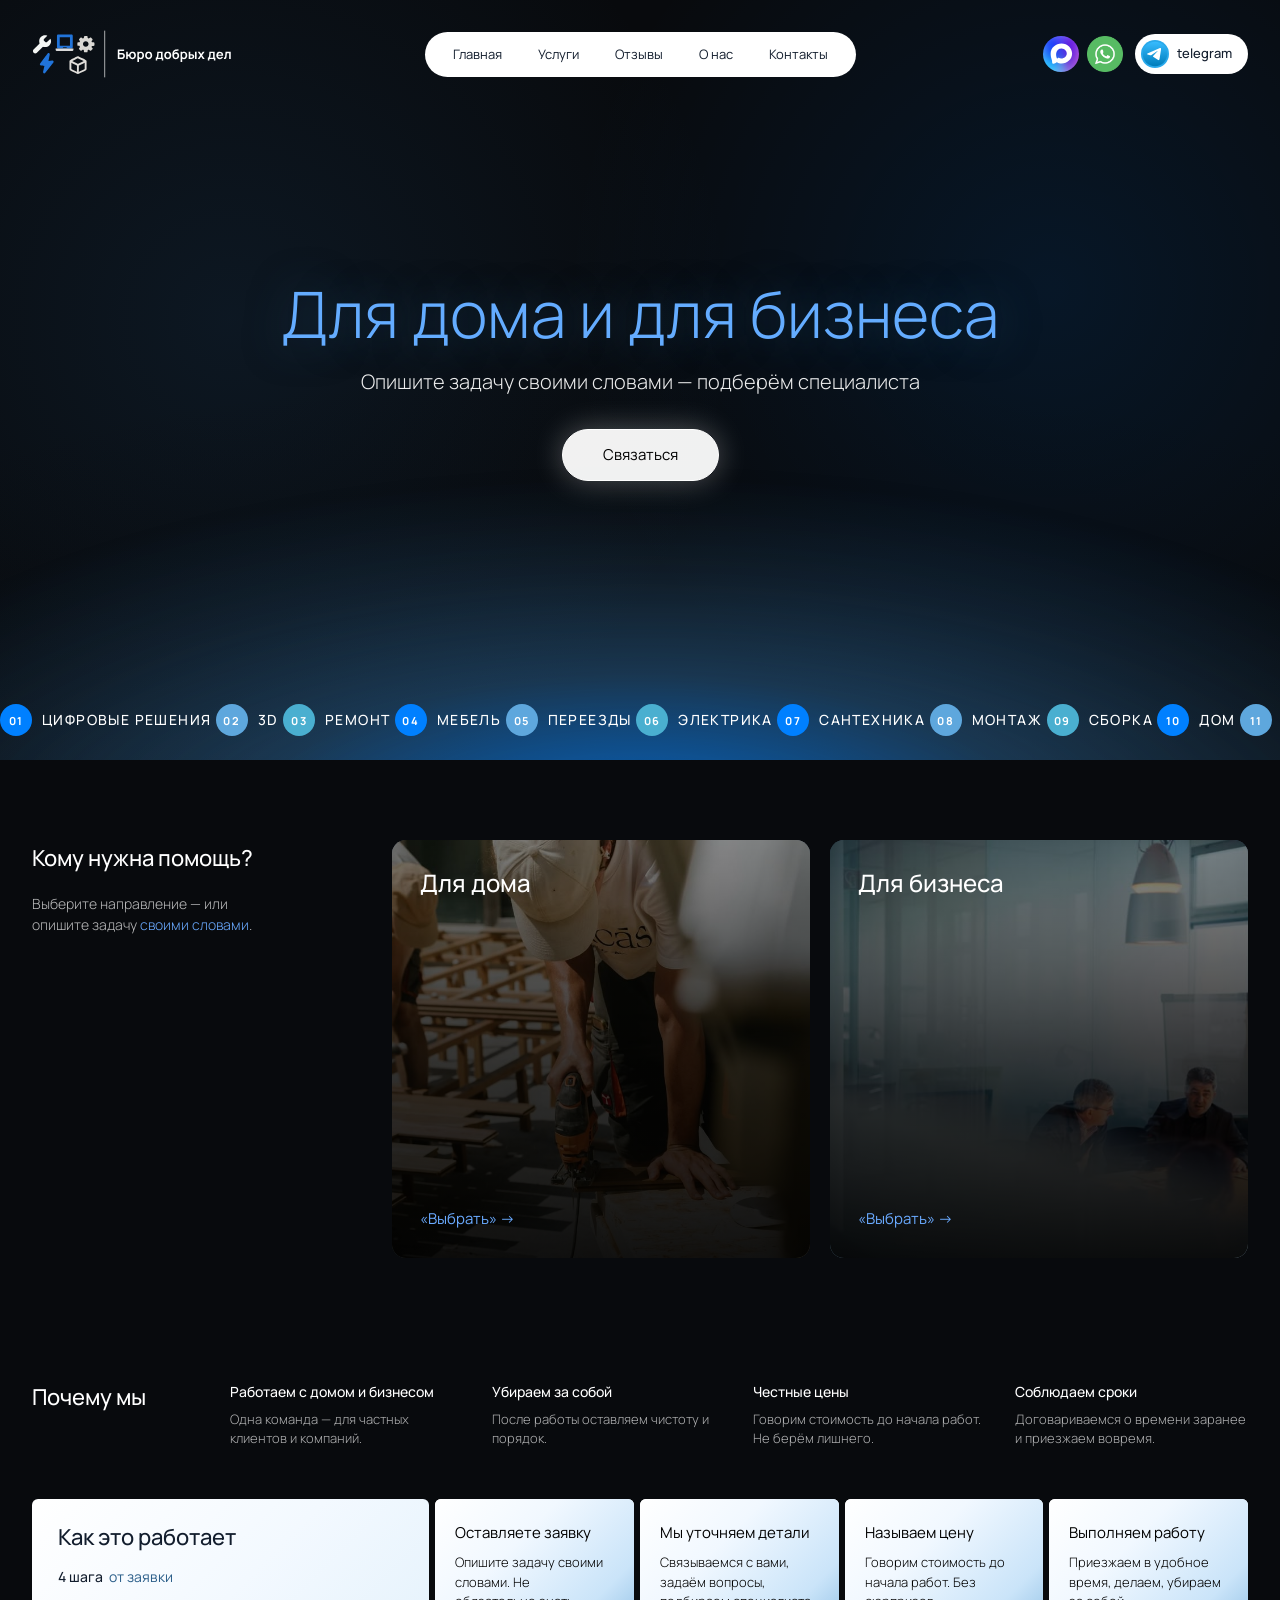
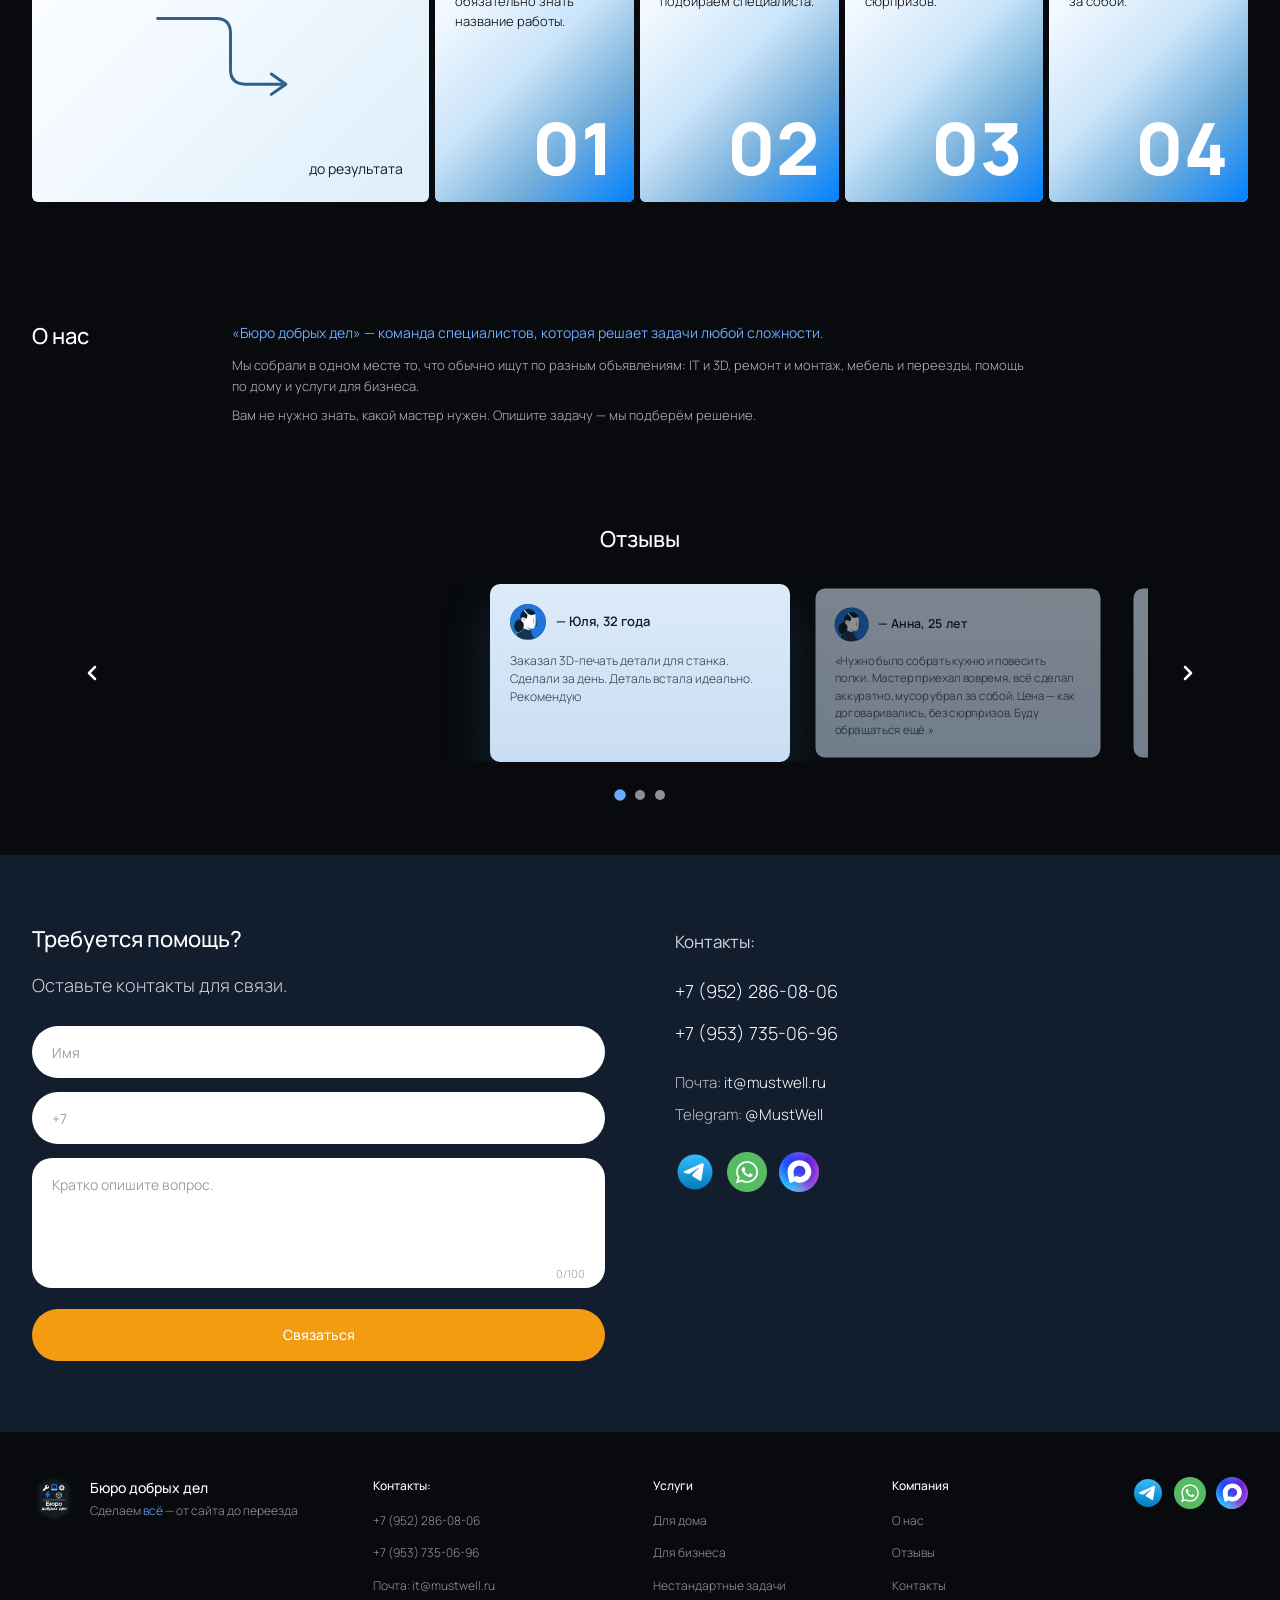
<file: index.html>
<!DOCTYPE html>
<html lang="ru">
<head>
<link rel="preconnect" href="https://fonts.googleapis.com">
<link rel="preconnect" href="https://fonts.gstatic.com" crossorigin>
<link href="https://fonts.googleapis.com/css2?family=Manrope:wght@200..800&display=swap" rel="stylesheet">
<meta name="viewport" content="width=device-width, initial-scale=1.0">
<title>Бюро добрых дел</title>
<link rel="stylesheet" href="style.css">
<script src="script.js"></script>
</head>
<body>

  <header class="header">
  <div class="header__inner">

    <!-- ЛОГОТИП -->
    <a href="/" class="header__logo">
      <img src="images/logo/logo-header.svg" 
           alt="Бюро добрых дел" 
           class="header__logo-img">
    </a>

    <!-- МЕНЮ (пилюля) -->
    <nav class="header__nav">
      <a href="#hero" class="header__nav-link">Главная</a>
      <a href="#services" class="header__nav-link">Услуги</a>
      <a href="#reviews" class="header__nav-link">Отзывы</a>
      <a href="#about" class="header__nav-link">О нас</a>
      <a href="#contact" class="header__nav-link">Контакты</a>
    </nav>

    <!-- ПРАВАЯ ЧАСТЬ -->
    <div class="header__right">

      <!-- ИКОНКИ МЕССЕНДЖЕРОВ -->
      <div class="header__messengers">
        <a href="#" class="header__mess header__mess--max" aria-label="MAX">
          <img src="images/icons/max.svg" alt="MAX" width="18" height="18">
        </a>
        <a href="https://wa.me/79522860806?text=Здравствуйте,%20хочу%20заказать%20услугу" class="header__mess header__mess--wa" aria-label="WhatsApp">
          <img src="images/icons/whatsapp.svg" alt="WhatsApp" width="18" height="18">
        </a>
      </div>

      <!-- TELEGRAM (пилюля) -->
      <a href="https://t.me/MustWell" class="header__tg">
        <span class="header__tg-icon">
          <img src="images/icons/telegram.svg" alt="Telegram" width="16" height="16">
        </span>
        <span class="header__tg-text">telegram</span>
      </a>

    </div>

  </div>
</header>

<!-- ================= БАННЕР ================= -->
<section class="hero" id="hero">
  <div class="hero__glow"></div>
  <div class="hero__content">
    <h1 class="hero__title">Для дома и для бизнеса</h1>
    <p class="hero__subtitle">
      Опишите задачу своими словами — подберём специалиста
    </p>
    <a href="#contact" class="hero__btn">Связаться</a>
  </div>

  <div class="hero__ticker">
    <div class="hero__ticker-track">
    <div class="hero__ticker-group">
      <span class="hero__ticker-item">
        <span class="hero__ticker-circle hero__ticker-circle--blue">01</span>
        <span>ЦИФРОВЫЕ РЕШЕНИЯ</span>
      </span>
      <span class="hero__ticker-item">
        <span class="hero__ticker-circle hero__ticker-circle--light">02</span>
        <span>3D</span>
      </span>
      <span class="hero__ticker-item">
        <span class="hero__ticker-circle hero__ticker-circle--cyan">03</span>
        <span>РЕМОНТ</span>
      </span>
      <span class="hero__ticker-item">
        <span class="hero__ticker-circle hero__ticker-circle--blue">04</span>
        <span>МЕБЕЛЬ</span>
      </span>
      <span class="hero__ticker-item">
        <span class="hero__ticker-circle hero__ticker-circle--light">05</span>
        <span>ПЕРЕЕЗДЫ</span>
      </span>
      <span class="hero__ticker-item">
        <span class="hero__ticker-circle hero__ticker-circle--cyan">06</span>
        <span>ЭЛЕКТРИКА</span>
      </span>
      <span class="hero__ticker-item">
        <span class="hero__ticker-circle hero__ticker-circle--blue">07</span>
        <span>САНТЕХНИКА</span>
      </span>
      <span class="hero__ticker-item">
        <span class="hero__ticker-circle hero__ticker-circle--light">08</span>
        <span>МОНТАЖ</span>
      </span>
      <span class="hero__ticker-item">
        <span class="hero__ticker-circle hero__ticker-circle--cyan">09</span>
        <span>СБОРКА</span>
      </span>
      <span class="hero__ticker-item">
        <span class="hero__ticker-circle hero__ticker-circle--blue">10</span>
        <span>ДОМ</span>
      </span>
      <span class="hero__ticker-item">
        <span class="hero__ticker-circle hero__ticker-circle--light">11</span>
        <span>БЫТ</span>
      </span>
    </div>
    <div class="hero__ticker-group" aria-hidden="true">
      <span class="hero__ticker-item">
        <span class="hero__ticker-circle hero__ticker-circle--blue">01</span>
        <span>ЦИФРОВЫЕ РЕШЕНИЯ</span>
      </span>
      <span class="hero__ticker-item">
        <span class="hero__ticker-circle hero__ticker-circle--light">02</span>
        <span>3D</span>
      </span>
      <span class="hero__ticker-item">
        <span class="hero__ticker-circle hero__ticker-circle--cyan">03</span>
        <span>РЕМОНТ</span>
      </span>
      <span class="hero__ticker-item">
        <span class="hero__ticker-circle hero__ticker-circle--blue">04</span>
        <span>МЕБЕЛЬ</span>
      </span>
      <span class="hero__ticker-item">
        <span class="hero__ticker-circle hero__ticker-circle--light">05</span>
        <span>ПЕРЕЕЗДЫ</span>
      </span>
      <span class="hero__ticker-item">
        <span class="hero__ticker-circle hero__ticker-circle--cyan">06</span>
        <span>ЭЛЕКТРИКА</span>
      </span>
      <span class="hero__ticker-item">
        <span class="hero__ticker-circle hero__ticker-circle--blue">07</span>
        <span>САНТЕХНИКА</span>
      </span>
      <span class="hero__ticker-item">
        <span class="hero__ticker-circle hero__ticker-circle--light">08</span>
        <span>МОНТАЖ</span>
      </span>
      <span class="hero__ticker-item">
        <span class="hero__ticker-circle hero__ticker-circle--cyan">09</span>
        <span>СБОРКА</span>
      </span>
      <span class="hero__ticker-item">
        <span class="hero__ticker-circle hero__ticker-circle--blue">10</span>
        <span>ДОМ</span>
      </span>
      <span class="hero__ticker-item">
        <span class="hero__ticker-circle hero__ticker-circle--light">11</span>
        <span>БЫТ</span>
      </span>
    </div>
    </div>
  </div>
</section>


<!-- ================= КОМУ НУЖНА ПОМОЩЬ ================= -->
<section class="choice" id="services">
  <div class="container">
   <div class="choice__inner">
    <div class="choice__head">
      <h2 class="choice__title">Кому нужна помощь?</h2>
        <p class="choice__sub">
          Выберите направление — или опишите задачу 
          <a href="#contact" class="choice__link">своими словами</a>.
        </p>
    </div>

    <div class="choice__grid">

       <a href="home.html" class="choice__card">
          <div class="choice__card-bg choice__card-bg--home"></div>
          <div class="choice__card-content">
            <h3 class="choice__card-title">Для дома</h3>
            <span class="choice__card-btn">«Выбрать» →</span>
          </div>
        </a>

        <a href="business.html" class="choice__card">
          <div class="choice__card-bg choice__card-bg--biz"></div>
          <div class="choice__card-content">
            <h3 class="choice__card-title">Для бизнеса</h3>
            <span class="choice__card-btn">«Выбрать» →</span>
          </div>
        </a>

    </div>
  </div>
  </div>
</section>


<!-- ================= ПОЧЕМУ МЫ ================= -->
<section class="why">
  <div class="container">
    <div class="why__grid">

      <div class="why__title-col">
        <h2 class="why__title">Почему мы</h2>
      </div>

      <div class="why__item">
        <h3 class="why__item-title">Работаем с домом и бизнесом</h3>
        <p class="why__item-text">
          Одна команда — для частных клиентов 
          и компаний.
        </p>
      </div>

      <div class="why__item">
        <h3 class="why__item-title">Убираем за собой</h3>
        <p class="why__item-text">
          После работы оставляем чистоту 
          и порядок.
        </p>
      </div>

      <div class="why__item">
        <h3 class="why__item-title">Честные цены</h3>
        <p class="why__item-text">
          Говорим стоимость до начала работ. 
          Не берём лишнего.
        </p>
      </div>

      <div class="why__item">
        <h3 class="why__item-title">Соблюдаем сроки</h3>
        <p class="why__item-text">
          Договариваемся о времени заранее 
          и приезжаем вовремя.
        </p>
      </div>

    </div>
  </div>
</section>


<!-- ================= КАК ЭТО РАБОТАЕТ ================= -->
<section class="how">
  <div class="container">
    <div class="how__grid">

      <!-- КАРТОЧКА-ЗАГОЛОВОК -->
      <div class="how__intro">
        <h2 class="how__intro-title">Как это работает</h2>
        <p class="how__intro-sub">
          <span class="how__intro-num">4 шага</span> 
          <span class="how__intro-blue">от заявки</span>
        </p>

        <div class="how__path">
          <svg viewBox="0 0 120 100" fill="none" xmlns="http://www.w3.org/2000/svg">
            <!-- Ступенчатая линия -->
            <path d="M10 10 H50 Q60 10 60 20 V45 Q60 55 70 55 H95" 
                  stroke="#2C5F8A" 
                  stroke-width="2" 
                  stroke-linecap="round" 
                  stroke-linejoin="round"/>
            <!-- Стрелка вниз-вправо -->
            <path d="M88 48 L98 55 L88 62" 
                  stroke="#2C5F8A" 
                  stroke-width="2" 
                  stroke-linecap="round" 
                  stroke-linejoin="round"/>
          </svg>
        </div>

        <p class="how__intro-result">до результата</p>
      </div>

      <!-- ШАГ 1 -->
      <div class="how__step how__step--1">
        <h3 class="how__step-title">Оставляете заявку</h3>
        <p class="how__step-text">
          Опишите задачу своими словами. 
          Не обязательно знать название работы.
        </p>
        <div class="how__step-num">01</div>
      </div>

      <!-- ШАГ 2 -->
      <div class="how__step how__step--2">
        <h3 class="how__step-title">Мы уточняем детали</h3>
        <p class="how__step-text">
          Связываемся с вами, задаём вопросы, 
          подбираем специалиста.
        </p>
        <div class="how__step-num">02</div>
      </div>

      <!-- ШАГ 3 -->
      <div class="how__step how__step--3">
        <h3 class="how__step-title">Называем цену</h3>
        <p class="how__step-text">
          Говорим стоимость до начала работ. 
          Без сюрпризов.
        </p>
        <div class="how__step-num">03</div>
      </div>

      <!-- ШАГ 4 -->
      <div class="how__step how__step--4">
        <h3 class="how__step-title">Выполняем работу</h3>
        <p class="how__step-text">
          Приезжаем в удобное время, 
          делаем, убираем за собой.
        </p>
        <div class="how__step-num">04</div>
      </div>

    </div>
  </div>
</section>
<section class="about" id="about">
  <div class="container">
    <div class="about__grid">

      <div class="about__title-col">
        <h2 class="about__title">О нас</h2>
      </div>

      <div class="about__content">
        <p class="about__lead">
          «Бюро добрых дел» — команда специалистов, 
          которая решает задачи любой сложности.
        </p>

        <p class="about__text">
          Мы собрали в одном месте то, что обычно ищут 
          по разным объявлениям: IT и 3D, ремонт и монтаж, 
          мебель и переезды, помощь по дому и услуги для бизнеса.
        </p>

        <p class="about__text">
          Вам не нужно знать, какой мастер нужен. 
          Опишите задачу — мы подберём решение.
        </p>
      </div>

    </div>
  </div>
</section>
<section class="reviews" id="reviews">
  <div class="container">

    <h2 class="reviews__title">Отзывы</h2>

    <div class="reviews__carousel">

      <!-- СТРЕЛКА ВЛЕВО -->
      <button class="reviews__arrow reviews__arrow--prev" aria-label="Назад">
        <svg viewBox="0 0 24 24" fill="none" xmlns="http://www.w3.org/2000/svg">
          <path d="M15 18L9 12L15 6" stroke="currentColor" stroke-width="2.5" 
                stroke-linecap="round" stroke-linejoin="round"/>
        </svg>
      </button>

      <!-- ОКНО -->
      <div class="reviews__viewport">
        <div class="reviews__track" id="reviewsTrack">

          <div class="reviews__card">
            <div class="reviews__author">
              <span class="reviews__avatar">
                <img src="images/icons/avatar-fem.svg" alt="Юля">
              </span>
              <span class="reviews__name">— Юля, 32 года</span>
            </div>
            <p class="reviews__text">
              Заказал 3D-печать детали для станка. 
              Сделали за день. Деталь встала идеально. 
              Рекомендую
            </p>
          </div>

          <div class="reviews__card">
            <div class="reviews__author">
              <span class="reviews__avatar">
                <img src="images/icons/avatar-fem.svg" alt="Анна">
              </span>
              <span class="reviews__name">— Анна, 25 лет</span>
            </div>
            <p class="reviews__text">
              «Нужно было собрать кухню и повесить полки. 
              Мастер приехал вовремя, всё сделал аккуратно, 
              мусор убрал за собой. Цена — как договаривались, 
              без сюрпризов. Буду обращаться ещё.»
            </p>
          </div>

          <div class="reviews__card">
            <div class="reviews__author">
              <span class="reviews__avatar">
                <img src="images/icons/avatar-men.svg" alt="Алексей">
              </span>
              <span class="reviews__name">— Алексей, 42 года</span>
            </div>
            <p class="reviews__text">
              «Работаю в небольшой компании. Нужен был сайт 
              и Telegram-бот для приёма заказов. 
              Ребята сделали всё под ключ: сначала обсудили задачу, 
              предложили решение, показали прототип.»
            </p>
          </div>

        </div>
      </div>

      <!-- СТРЕЛКА ВПРАВО -->
      <button class="reviews__arrow reviews__arrow--next" aria-label="Вперёд">
        <svg viewBox="0 0 24 24" fill="none" xmlns="http://www.w3.org/2000/svg">
          <path d="M9 18L15 12L9 6" stroke="currentColor" stroke-width="2.5" 
                stroke-linecap="round" stroke-linejoin="round"/>
        </svg>
      </button>

    </div>

    <!-- ТОЧКИ СНИЗУ -->
    <div class="reviews__nav">
      <div class="reviews__dots" id="reviewsDots">
        <span class="reviews__dot reviews__dot--active" data-slide="0"></span>
        <span class="reviews__dot" data-slide="1"></span>
        <span class="reviews__dot" data-slide="2"></span>
      </div>
    </div>

  </div>
</section>
</section>

    <section class="contact" id="contact">
  <div class="container">
    <div class="contact__grid">

      <!-- ЛЕВАЯ ЧАСТЬ — ФОРМА -->
      <div class="contact__form-col">

        <h2 class="contact__title">Требуется помощь?</h2>
        <p class="contact__subtitle">
          Оставьте контакты для связи.
        </p>

        <form class="contact__form" id="contactForm">

          <div class="contact__field">
            <input 
              type="text" 
              name="name" 
              placeholder="Имя"
              required
            >
          </div>

          <div class="contact__field">
            <input 
              type="tel" 
              name="phone" 
              placeholder="+7"
              required
            >
          </div>

          <div class="contact__field contact__field--textarea">
            <textarea 
              name="message" 
              placeholder="Кратко опишите вопрос."
              maxlength="100"
              rows="4"
            ></textarea>
            <span class="contact__counter">0/100</span>
          </div>

          <button type="submit" class="contact__btn">
            Связаться
          </button>

        </form>

      </div>

      <!-- ПРАВАЯ ЧАСТЬ — КОНТАКТЫ -->
      <div class="contact__info-col">

        <h3 class="contact__info-title">Контакты:</h3>

        <ul class="contact__list">
          <li>
            <a href="tel:+79522860806">+7 (952) 286-08-06</a>
          </li>
          <li>
            <a href="tel:+79537350696">+7 (953) 735-06-96</a>
          </li>
        </ul>

        <div class="contact__text">
          <p>
            Почта: 
            <a href="mailto:it@mustwell.ru">it@mustwell.ru</a>
          </p>
          <p>
            Telegram: 
            <a href="https://t.me/MustWell">@MustWell</a>
          </p>
        </div>

        <div class="contact__messengers">
          <a href="https://t.me/MustWell" class="contact__mess" aria-label="Telegram">
            <img src="images/icons/telegram.svg" alt="Telegram">
          </a>
          <a href="https://wa.me/79522860806" class="contact__mess" aria-label="WhatsApp">
            <img src="images/icons/whatsapp.svg" alt="WhatsApp">
          </a>
          <a href="#" class="contact__mess" aria-label="MAX">
            <img src="images/icons/max.svg" alt="MAX">
          </a>
        </div>

      </div>

    </div>
  </div>
</section>

<!-- ================= ФУТЕР ================= -->
<footer class="footer">
  <div class="container">
    <div class="footer__grid">

      <!-- КОЛОНКА 1 — ЛОГОТИП -->
      <div class="footer__col footer__col--brand">
        <div class="footer__brand">
          <div class="footer__logo">
            <img src="images/logo/footer-logo.svg" 
              alt="Бюро добрых дел" 
              width="44" height="44">
          </div>
          <div class="footer__brand-text">
            <div class="footer__name">Бюро добрых дел</div>
            <div class="footer__slogan">
              Сделаем <span class="footer__slogan-blue">всё</span> — от сайта до переезда
            </div>
          </div>
        </div>
      </div>

      <!-- КОЛОНКА 2 — КОНТАКТЫ -->
      <div class="footer__col">
        <h4 class="footer__title">Контакты:</h4>
        <ul class="footer__list">
          <li><a href="tel:+79522860806">+7 (952) 286-08-06</a></li>
          <li><a href="tel:+79537350696">+7 (953) 735-06-96</a></li>
          <li><a href="mailto:it@mustwell.ru">Почта: it@mustwell.ru</a></li>
        </ul>
      </div>

      <!-- КОЛОНКА 3 — УСЛУГИ -->
      <div class="footer__col">
        <h4 class="footer__title">Услуги</h4>
        <ul class="footer__list">
          <li><a href="#home">Для дома</a></li>
          <li><a href="#business">Для бизнеса</a></li>
          <li><a href="#other">Нестандартные задачи</a></li>
        </ul>
      </div>

      <!-- КОЛОНКА 4 — КОМПАНИЯ -->
      <div class="footer__col">
        <h4 class="footer__title">Компания</h4>
        <ul class="footer__list">
          <li><a href="#about">О нас</a></li>
          <li><a href="#reviews">Отзывы</a></li>
          <li><a href="#contacts">Контакты</a></li>
        </ul>
      </div>

      <!-- МЕССЕНДЖЕРЫ -->
      <div class="footer__col footer__col--mess">
        <div class="footer__messengers">
          <a href="https://t.me/MustWell" class="footer__mess" aria-label="Telegram">
            <img src="images/icons/telegram.svg" alt="Telegram">
          </a>
          <a href="https://wa.me/79522860806" class="footer__mess" aria-label="WhatsApp">
            <img src="images/icons/whatsapp.svg" alt="WhatsApp">
          </a>
          <a href="#" class="footer__mess" aria-label="MAX">
            <img src="images/icons/max.svg" alt="MAX">
          </a>
        </div>
      </div>

    </div>
  </div>
</footer>


</body>
</html>
</file>
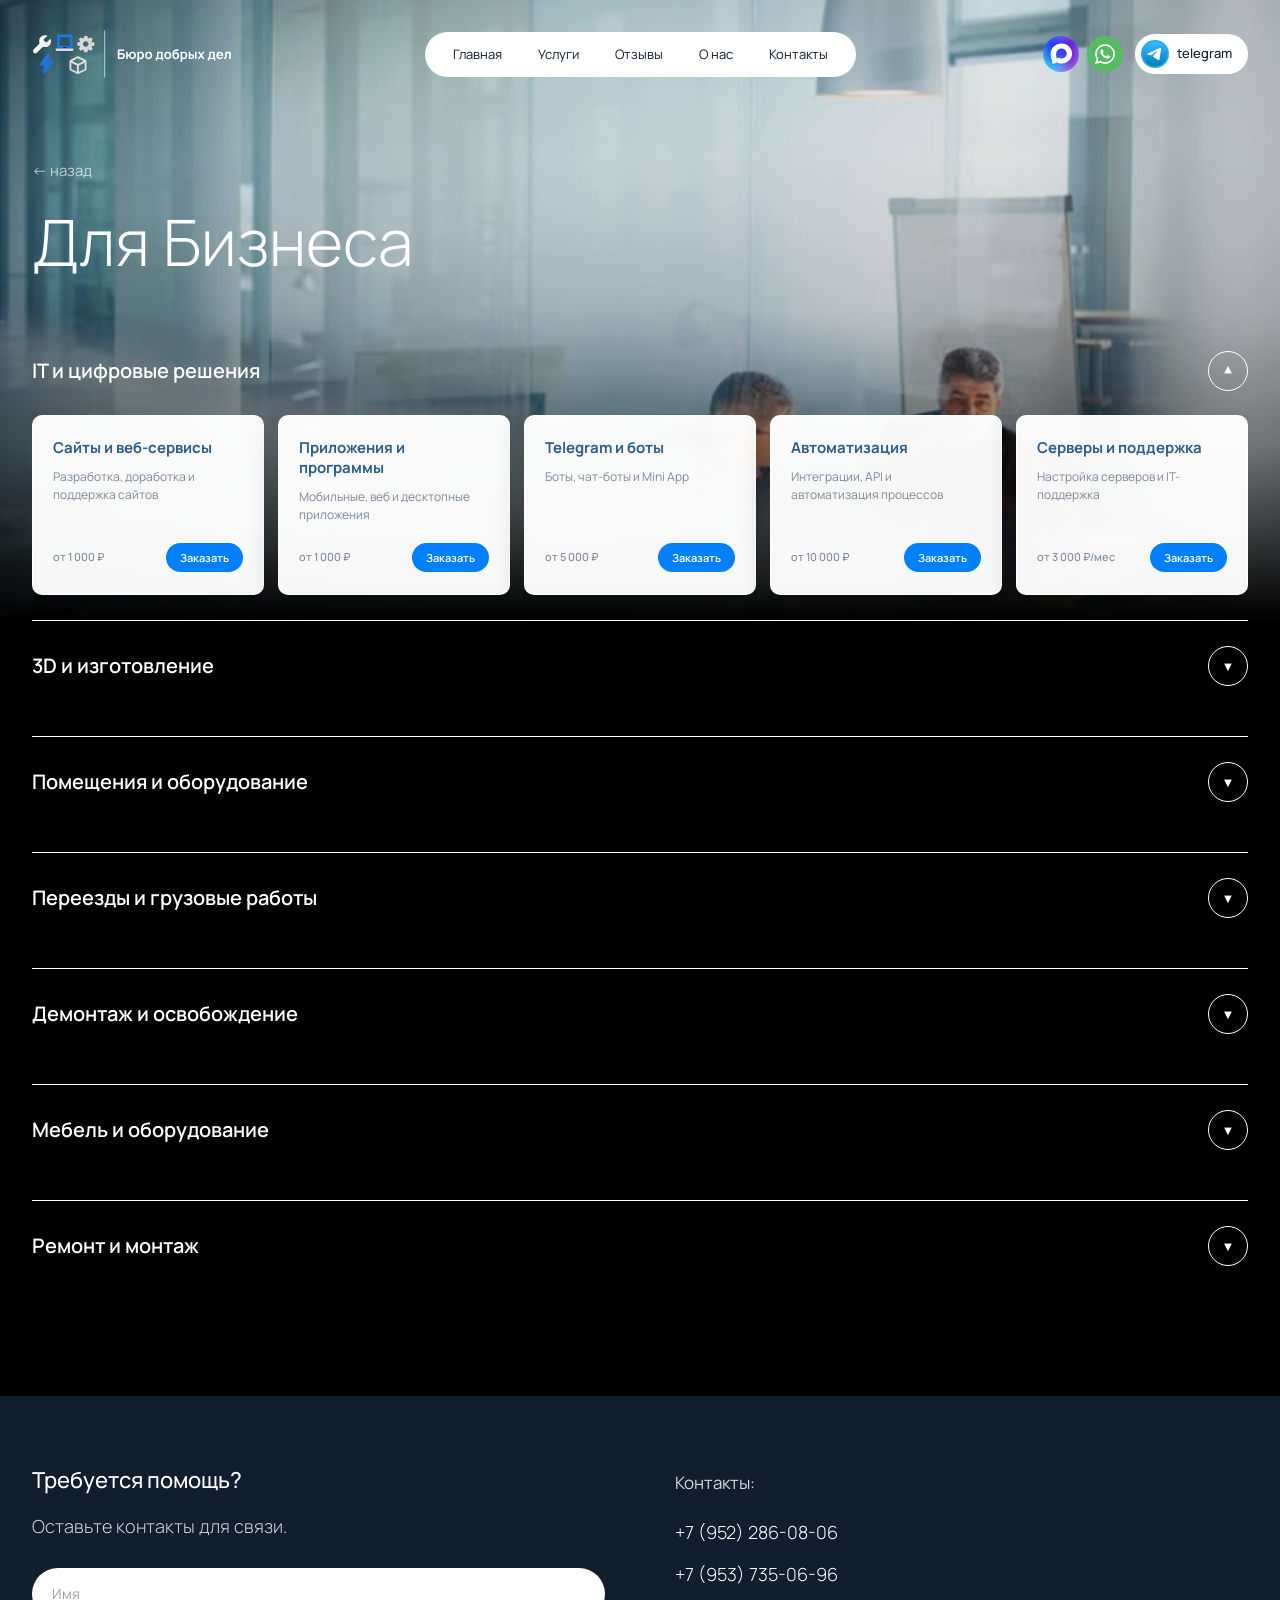
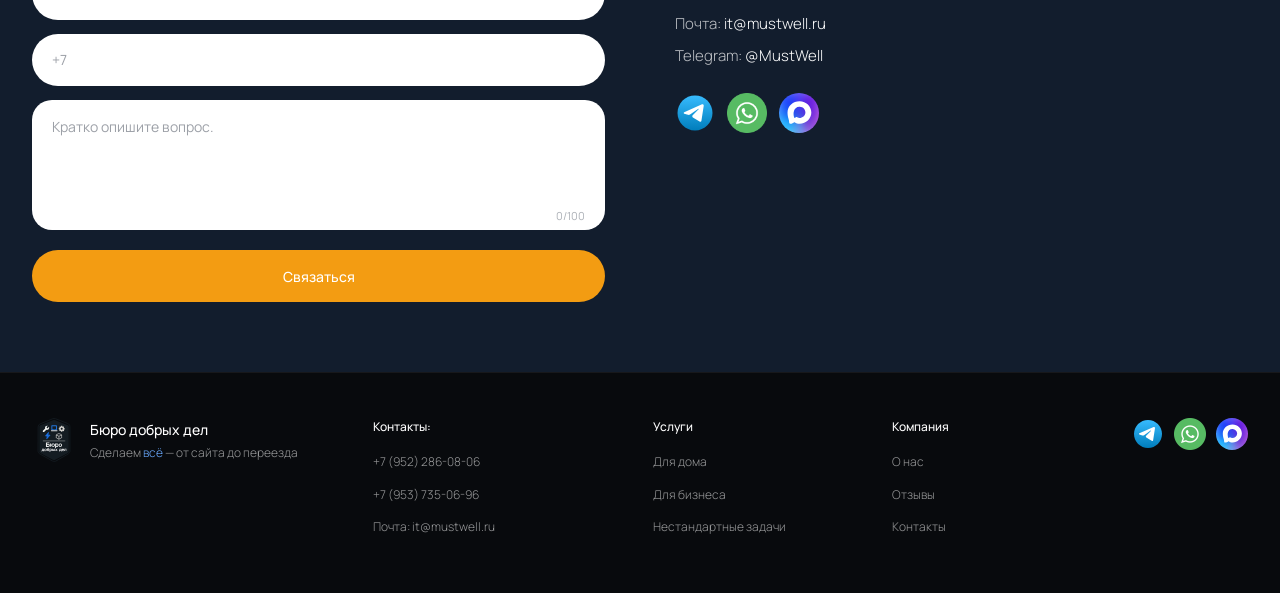
<file: business.html>
<!DOCTYPE html>
<html lang="ru">
<head>
  <meta charset="UTF-8">
  <meta name="viewport" content="width=device-width, initial-scale=1.0">
  <title>Для бизнеса — Бюро добрых дел</title>
  <link rel="preconnect" href="https://fonts.googleapis.com">
  <link rel="preconnect" href="https://fonts.gstatic.com" crossorigin>
  <link href="https://fonts.googleapis.com/css2?family=Manrope:wght@300;400;500;600;700;800&display=swap" rel="stylesheet">
  <link rel="stylesheet" href="style.css">
  <link rel="stylesheet" href="business.css">
</head>
<body>

  <!-- =====================================================
       ШАПКА
  ====================================================== -->
  <header class="header header--static">
    <div class="header__inner">
      <a href="index.html" class="header__logo">
        <img src="images/logo/logo-header.svg" alt="Бюро добрых дел" class="header__logo-img">
      </a>

      <nav class="header__nav">
        <a href="index.html" class="header__nav-link">Главная</a>
        <a href="index.html#services" class="header__nav-link">Услуги</a>
        <a href="index.html#reviews" class="header__nav-link">Отзывы</a>
        <a href="index.html#about" class="header__nav-link">О нас</a>
        <a href="#contact" class="header__nav-link">Контакты</a>
      </nav>

      <div class="header__right">
        <div class="header__messengers">
          <a href="#" class="header__mess header__mess--max" aria-label="MAX">
            <img src="images/icons/max.svg" alt="MAX">
          </a>
          <a href="https://wa.me/79522860806" class="header__mess header__mess--wa" aria-label="WhatsApp">
            <img src="images/icons/whatsapp.svg" alt="WhatsApp">
          </a>
        </div>
        <a href="https://t.me/MustWell" class="header__tg">
          <span class="header__tg-icon">
            <img src="images/icons/telegram.svg" alt="Telegram">
          </span>
          <span class="header__tg-text">telegram</span>
        </a>
      </div>
    </div>
  </header>

  <!-- =====================================================
       БАННЕР 1920×1080
  ====================================================== -->
  <section class="hero-page">
    <img src="images/photos/business.jpg" alt="" class="hero-page__img">

    <div class="hero-page__content">

      <!-- ЗАГОЛОВОК -->
      <div class="container">
        <a href="index.html" class="hero-page__back">← назад</a>
        <h1 class="hero-page__title">Для Бизнеса</h1>
      </div>

      <!-- ПЕРВЫЙ РАЗДЕЛ -->
      <div class="container">
        <div class="section-item open">
          <button class="section-item__header" onclick="toggleSection(this)">
            <span class="section-item__title">IT и цифровые решения</span>
            <span class="section-item__arrow">▼</span>
          </button>
          <div class="section-item__body">
            <div class="services-list">

              <div class="service-row">
                <div class="service-row__info">
                  <h3 class="service-row__title">Сайты и веб-сервисы</h3>
                  <p class="service-row__desc">Разработка, доработка и поддержка сайтов</p>
                </div>
                <div class="service-row__right">
                  <span class="service-row__price">от 1 000 ₽</span>
                  <button class="service-row__btn" onclick="openOrder('Сайты и веб-сервисы')">Заказать</button>
                </div>
              </div>

              <div class="service-row">
                <div class="service-row__info">
                  <h3 class="service-row__title">Приложения и программы</h3>
                  <p class="service-row__desc">Мобильные, веб и десктопные приложения</p>
                </div>
                <div class="service-row__right">
                  <span class="service-row__price">от 1 000 ₽</span>
                  <button class="service-row__btn" onclick="openOrder('Приложения и программы')">Заказать</button>
                </div>
              </div>

              <div class="service-row">
                <div class="service-row__info">
                  <h3 class="service-row__title">Telegram и боты</h3>
                  <p class="service-row__desc">Боты, чат-боты и Mini App</p>
                </div>
                <div class="service-row__right">
                  <span class="service-row__price">от 5 000 ₽</span>
                  <button class="service-row__btn" onclick="openOrder('Telegram и боты')">Заказать</button>
                </div>
              </div>

              <div class="service-row">
                <div class="service-row__info">
                  <h3 class="service-row__title">Автоматизация</h3>
                  <p class="service-row__desc">Интеграции, API и автоматизация процессов</p>
                </div>
                <div class="service-row__right">
                  <span class="service-row__price">от 10 000 ₽</span>
                  <button class="service-row__btn" onclick="openOrder('Автоматизация')">Заказать</button>
                </div>
              </div>

              <div class="service-row">
                <div class="service-row__info">
                  <h3 class="service-row__title">Серверы и поддержка</h3>
                  <p class="service-row__desc">Настройка серверов и IT-поддержка</p>
                </div>
                <div class="service-row__right">
                  <span class="service-row__price">от 3 000 ₽/мес</span>
                  <button class="service-row__btn" onclick="openOrder('Серверы и поддержка')">Заказать</button>
                </div>
              </div>

            </div>
          </div>
        </div>
      </div>

    </div>
  </section>

  <!-- =====================================================
       ОСТАЛЬНЫЕ РАЗДЕЛЫ
  ====================================================== -->
  <section class="sections">
    <div class="container">
      <div class="sections__list">

        <!-- 3D И ИЗГОТОВЛЕНИЕ -->
        <div class="section-item">
          <button class="section-item__header" onclick="toggleSection(this)">
            <span class="section-item__title">3D и изготовление</span>
            <span class="section-item__arrow">▼</span>
          </button>
          <div class="section-item__body">
            <div class="services-list">

              <div class="service-row">
                <div class="service-row__info">
                  <h3 class="service-row__title">3D-моделирование</h3>
                  <p class="service-row__desc">Детали, корпуса, механизмы</p>
                </div>
                <div class="service-row__right">
                  <span class="service-row__price">от 500 ₽</span>
                  <button class="service-row__btn" onclick="openOrder('3D-моделирование')">Заказать</button>
                </div>
              </div>

              <div class="service-row">
                <div class="service-row__info">
                  <h3 class="service-row__title">3D-печать</h3>
                  <p class="service-row__desc">Пластик, металл, прототипы</p>
                </div>
                <div class="service-row__right">
                  <span class="service-row__price">от 500 ₽</span>
                  <button class="service-row__btn" onclick="openOrder('3D-печать')">Заказать</button>
                </div>
              </div>

              <div class="service-row">
                <div class="service-row__info">
                  <h3 class="service-row__title">Проектирование</h3>
                  <p class="service-row__desc">Детали, конструкции, чертежи</p>
                </div>
                <div class="service-row__right">
                  <span class="service-row__price">от 1 000 ₽</span>
                  <button class="service-row__btn" onclick="openOrder('Проектирование')">Заказать</button>
                </div>
              </div>

              <div class="service-row">
                <div class="service-row__info">
                  <h3 class="service-row__title">Восстановление</h3>
                  <p class="service-row__desc">Копирование, реверс-инжиниринг</p>
                </div>
                <div class="service-row__right">
                  <span class="service-row__price">от 1 000 ₽</span>
                  <button class="service-row__btn" onclick="openOrder('Восстановление')">Заказать</button>
                </div>
              </div>

              <div class="service-row">
                <div class="service-row__info">
                  <h3 class="service-row__title">Прототипирование</h3>
                  <p class="service-row__desc">Прототипы, образцы, макеты</p>
                </div>
                <div class="service-row__right">
                  <span class="service-row__price">от 2 000 ₽</span>
                  <button class="service-row__btn" onclick="openOrder('Прототипирование')">Заказать</button>
                </div>
              </div>

            </div>
          </div>
        </div>

        <!-- ПОМЕЩЕНИЯ И ОБОРУДОВАНИЕ -->
        <div class="section-item">
          <button class="section-item__header" onclick="toggleSection(this)">
            <span class="section-item__title">Помещения и оборудование</span>
            <span class="section-item__arrow">▼</span>
          </button>
          <div class="section-item__body">
            <div class="services-list">

              <div class="service-row">
                <div class="service-row__info">
                  <h3 class="service-row__title">Монтаж оборудования</h3>
                  <p class="service-row__desc">Установка и подключение</p>
                </div>
                <div class="service-row__right">
                  <span class="service-row__price">от 2 000 ₽</span>
                  <button class="service-row__btn" onclick="openOrder('Монтаж оборудования')">Заказать</button>
                </div>
              </div>

              <div class="service-row">
                <div class="service-row__info">
                  <h3 class="service-row__title">Организация рабочих мест</h3>
                  <p class="service-row__desc">Обустройство и перестановка</p>
                </div>
                <div class="service-row__right">
                  <span class="service-row__price">от 3 000 ₽</span>
                  <button class="service-row__btn" onclick="openOrder('Организация рабочих мест')">Заказать</button>
                </div>
              </div>

              <div class="service-row">
                <div class="service-row__info">
                  <h3 class="service-row__title">Вывески и декор</h3>
                  <p class="service-row__desc">Изготовление и монтаж</p>
                </div>
                <div class="service-row__right">
                  <span class="service-row__price">от 3 000 ₽</span>
                  <button class="service-row__btn" onclick="openOrder('Вывески и декор')">Заказать</button>
                </div>
              </div>

              <div class="service-row">
                <div class="service-row__info">
                  <h3 class="service-row__title">Подготовка помещения</h3>
                  <p class="service-row__desc">Подготовка к работе и открытию</p>
                </div>
                <div class="service-row__right">
                  <span class="service-row__price">от 2 000 ₽</span>
                  <button class="service-row__btn" onclick="openOrder('Подготовка помещения')">Заказать</button>
                </div>
              </div>

            </div>
          </div>
        </div>

        <!-- ПЕРЕЕЗДЫ -->
        <div class="section-item">
          <button class="section-item__header" onclick="toggleSection(this)">
            <span class="section-item__title">Переезды и грузовые работы</span>
            <span class="section-item__arrow">▼</span>
          </button>
          <div class="section-item__body">
            <div class="services-list">

              <div class="service-row">
                <div class="service-row__info">
                  <h3 class="service-row__title">Переезд бизнеса</h3>
                  <p class="service-row__desc">Офис, магазин, склад, мастерская</p>
                </div>
                <div class="service-row__right">
                  <span class="service-row__price">от 7 000 ₽</span>
                  <button class="service-row__btn" onclick="openOrder('Переезд бизнеса')">Заказать</button>
                </div>
              </div>

              <div class="service-row">
                <div class="service-row__info">
                  <h3 class="service-row__title">Грузчики</h3>
                  <p class="service-row__desc">Погрузка, разгрузка, перенос</p>
                </div>
                <div class="service-row__right">
                  <span class="service-row__price">от 500 ₽</span>
                  <button class="service-row__btn" onclick="openOrder('Грузчики')">Заказать</button>
                </div>
              </div>

              <div class="service-row">
                <div class="service-row__info">
                  <h3 class="service-row__title">Упаковка</h3>
                  <p class="service-row__desc">Мебель, техника, хрупкие вещи</p>
                </div>
                <div class="service-row__right">
                  <span class="service-row__price">от 1 000 ₽</span>
                  <button class="service-row__btn" onclick="openOrder('Упаковка')">Заказать</button>
                </div>
              </div>

              <div class="service-row">
                <div class="service-row__info">
                  <h3 class="service-row__title">Доставка</h3>
                  <p class="service-row__desc">Мебель, техника, заказы</p>
                </div>
                <div class="service-row__right">
                  <span class="service-row__price">от 1 000 ₽</span>
                  <button class="service-row__btn" onclick="openOrder('Доставка')">Заказать</button>
                </div>
              </div>

              <div class="service-row">
                <div class="service-row__info">
                  <h3 class="service-row__title">Вывоз</h3>
                  <p class="service-row__desc">Мебель, техника, стройматериалы</p>
                </div>
                <div class="service-row__right">
                  <span class="service-row__price">от 2 000 ₽</span>
                  <button class="service-row__btn" onclick="openOrder('Вывоз')">Заказать</button>
                </div>
              </div>

            </div>
          </div>
        </div>

        <!-- ДЕМОНТАЖ -->
        <div class="section-item">
          <button class="section-item__header" onclick="toggleSection(this)">
            <span class="section-item__title">Демонтаж и освобождение</span>
            <span class="section-item__arrow">▼</span>
          </button>
          <div class="section-item__body">
            <div class="services-list">

              <div class="service-row">
                <div class="service-row__info">
                  <h3 class="service-row__title">Демонтаж</h3>
                  <p class="service-row__desc">Мебель, техника, оборудование</p>
                </div>
                <div class="service-row__right">
                  <span class="service-row__price">от 1 000 ₽</span>
                  <button class="service-row__btn" onclick="openOrder('Демонтаж')">Заказать</button>
                </div>
              </div>

              <div class="service-row">
                <div class="service-row__info">
                  <h3 class="service-row__title">Освобождение помещений</h3>
                  <p class="service-row__desc">Офис, магазин, склад</p>
                </div>
                <div class="service-row__right">
                  <span class="service-row__price">от 5 000 ₽</span>
                  <button class="service-row__btn" onclick="openOrder('Освобождение помещений')">Заказать</button>
                </div>
              </div>

              <div class="service-row">
                <div class="service-row__info">
                  <h3 class="service-row__title">После ремонта</h3>
                  <p class="service-row__desc">Вынос мусора, уборка</p>
                </div>
                <div class="service-row__right">
                  <span class="service-row__price">от 3 000 ₽</span>
                  <button class="service-row__btn" onclick="openOrder('После ремонта')">Заказать</button>
                </div>
              </div>

            </div>
          </div>
        </div>

        <!-- МЕБЕЛЬ -->
        <div class="section-item">
          <button class="section-item__header" onclick="toggleSection(this)">
            <span class="section-item__title">Мебель и оборудование</span>
            <span class="section-item__arrow">▼</span>
          </button>
          <div class="section-item__body">
            <div class="services-list">

              <div class="service-row">
                <div class="service-row__info">
                  <h3 class="service-row__title">Сборка мебели</h3>
                  <p class="service-row__desc">Офисная, торговая, кухонная</p>
                </div>
                <div class="service-row__right">
                  <span class="service-row__price">от 800 ₽</span>
                  <button class="service-row__btn" onclick="openOrder('Сборка мебели')">Заказать</button>
                </div>
              </div>

              <div class="service-row">
                <div class="service-row__info">
                  <h3 class="service-row__title">Разборка и перенос</h3>
                  <p class="service-row__desc">Разборка, перенос, перестановка</p>
                </div>
                <div class="service-row__right">
                  <span class="service-row__price">от 1 000 ₽</span>
                  <button class="service-row__btn" onclick="openOrder('Разборка и перенос')">Заказать</button>
                </div>
              </div>

              <div class="service-row">
                <div class="service-row__info">
                  <h3 class="service-row__title">Ремонт мебели</h3>
                  <p class="service-row__desc">Фурнитура, петли, ящики</p>
                </div>
                <div class="service-row__right">
                  <span class="service-row__price">от 500 ₽</span>
                  <button class="service-row__btn" onclick="openOrder('Ремонт мебели')">Заказать</button>
                </div>
              </div>

              <div class="service-row">
                <div class="service-row__info">
                  <h3 class="service-row__title">Изготовление</h3>
                  <p class="service-row__desc">Мебель на заказ, корпуса</p>
                </div>
                <div class="service-row__right">
                  <span class="service-row__price">от 3 000 ₽</span>
                  <button class="service-row__btn" onclick="openOrder('Изготовление')">Заказать</button>
                </div>
              </div>

            </div>
          </div>
        </div>

        <!-- РЕМОНТ И МОНТАЖ -->
        <div class="section-item">
          <button class="section-item__header" onclick="toggleSection(this)">
            <span class="section-item__title">Ремонт и монтаж</span>
            <span class="section-item__arrow">▼</span>
          </button>
          <div class="section-item__body">
            <div class="services-list">

              <div class="service-row">
                <div class="service-row__info">
                  <h3 class="service-row__title">Электрика</h3>
                  <p class="service-row__desc">Розетки, светильники, кабель</p>
                </div>
                <div class="service-row__right">
                  <span class="service-row__price">от 1 000 ₽</span>
                  <button class="service-row__btn" onclick="openOrder('Электрика')">Заказать</button>
                </div>
              </div>

              <div class="service-row">
                <div class="service-row__info">
                  <h3 class="service-row__title">Сантехника</h3>
                  <p class="service-row__desc">Смеситель, трубы, протечки</p>
                </div>
                <div class="service-row__right">
                  <span class="service-row__price">от 1 000 ₽</span>
                  <button class="service-row__btn" onclick="openOrder('Сантехника')">Заказать</button>
                </div>
              </div>

              <div class="service-row">
                <div class="service-row__info">
                  <h3 class="service-row__title">Монтаж</h3>
                  <p class="service-row__desc">Оборудование, техника, конструкции</p>
                </div>
                <div class="service-row__right">
                  <span class="service-row__price">от 1 000 ₽</span>
                  <button class="service-row__btn" onclick="openOrder('Монтаж')">Заказать</button>
                </div>
              </div>

              <div class="service-row">
                <div class="service-row__info">
                  <h3 class="service-row__title">Мелкий ремонт</h3>
                  <p class="service-row__desc">Стены, потолок, пол</p>
                </div>
                <div class="service-row__right">
                  <span class="service-row__price">от 1 000 ₽</span>
                  <button class="service-row__btn" onclick="openOrder('Мелкий ремонт')">Заказать</button>
                </div>
              </div>

              <div class="service-row">
                <div class="service-row__info">
                  <h3 class="service-row__title">Сборка и настройка</h3>
                  <p class="service-row__desc">Сборка, подключение, проверка</p>
                </div>
                <div class="service-row__right">
                  <span class="service-row__price">от 1 000 ₽</span>
                  <button class="service-row__btn" onclick="openOrder('Сборка и настройка')">Заказать</button>
                </div>
              </div>

            </div>
          </div>
        </div>

      </div>
    </div>
  </section>

  <!-- =====================================================
       ФОРМА + КОНТАКТЫ
  ====================================================== -->
  <section class="contact" id="contact">
    <div class="container">
      <div class="contact__grid">

        <div class="contact__form-col">
          <h2 class="contact__title">Требуется помощь?</h2>
          <p class="contact__subtitle">Оставьте контакты для связи.</p>

          <form class="contact__form" id="contactForm">
            <div class="contact__field">
              <input type="text" name="name" placeholder="Имя" required>
            </div>
            <div class="contact__field">
              <input type="tel" name="phone" placeholder="+7" required>
            </div>
            <div class="contact__field contact__field--textarea">
              <textarea name="message" placeholder="Кратко опишите вопрос." maxlength="100" rows="4"></textarea>
              <span class="contact__counter">0/100</span>
            </div>
            <button type="submit" class="contact__btn">Связаться</button>
          </form>
        </div>

        <div class="contact__info-col">
          <h3 class="contact__info-title">Контакты:</h3>
          <ul class="contact__list">
            <li><a href="tel:+79522860806">+7 (952) 286-08-06</a></li>
            <li><a href="tel:+79537350696">+7 (953) 735-06-96</a></li>
          </ul>
          <div class="contact__text">
            <p>Почта: <a href="mailto:it@mustwell.ru">it@mustwell.ru</a></p>
            <p>Telegram: <a href="https://t.me/MustWell">@MustWell</a></p>
          </div>
          <div class="contact__messengers">
            <a href="https://t.me/MustWell" class="contact__mess" aria-label="Telegram">
              <img src="images/icons/telegram.svg" alt="Telegram">
            </a>
            <a href="https://wa.me/79522860806" class="contact__mess" aria-label="WhatsApp">
              <img src="images/icons/whatsapp.svg" alt="WhatsApp">
            </a>
            <a href="#" class="contact__mess" aria-label="MAX">
              <img src="images/icons/max.svg" alt="MAX">
            </a>
          </div>
        </div>

      </div>
    </div>
  </section>

  <!-- =====================================================
       ФУТЕР
  ====================================================== -->
  <footer class="footer">
    <div class="container">
      <div class="footer__grid">

        <div class="footer__col footer__col--brand">
          <div class="footer__brand">
            <div class="footer__logo">
              <img src="images/logo/footer-logo.svg" alt="Бюро добрых дел" width="44" height="44">
            </div>
            <div class="footer__brand-text">
              <div class="footer__name">Бюро добрых дел</div>
              <div class="footer__slogan">
                Сделаем <span class="footer__slogan-blue">всё</span> — от сайта до переезда
              </div>
            </div>
          </div>
        </div>

        <div class="footer__col">
          <h4 class="footer__title">Контакты:</h4>
          <ul class="footer__list">
            <li><a href="tel:+79522860806">+7 (952) 286-08-06</a></li>
            <li><a href="tel:+79537350696">+7 (953) 735-06-96</a></li>
            <li><a href="mailto:it@mustwell.ru">Почта: it@mustwell.ru</a></li>
          </ul>
        </div>

        <div class="footer__col">
          <h4 class="footer__title">Услуги</h4>
          <ul class="footer__list">
            <li><a href="home.html">Для дома</a></li>
            <li><a href="business.html">Для бизнеса</a></li>
            <li><a href="#">Нестандартные задачи</a></li>
          </ul>
        </div>

        <div class="footer__col">
          <h4 class="footer__title">Компания</h4>
          <ul class="footer__list">
            <li><a href="index.html#about">О нас</a></li>
            <li><a href="index.html#reviews">Отзывы</a></li>
            <li><a href="#contact">Контакты</a></li>
          </ul>
        </div>

        <div class="footer__col footer__col--mess">
          <div class="footer__messengers">
            <a href="https://t.me/MustWell" class="footer__mess" aria-label="Telegram">
              <img src="images/icons/telegram.svg" alt="Telegram">
            </a>
            <a href="https://wa.me/79522860806" class="footer__mess" aria-label="WhatsApp">
              <img src="images/icons/whatsapp.svg" alt="WhatsApp">
            </a>
            <a href="#" class="footer__mess" aria-label="MAX">
              <img src="images/icons/max.svg" alt="MAX">
            </a>
          </div>
        </div>

      </div>
    </div>
  </footer>

  <script src="script.js"></script>
  <script src="business.js"></script>
</body>
</html>
</file>
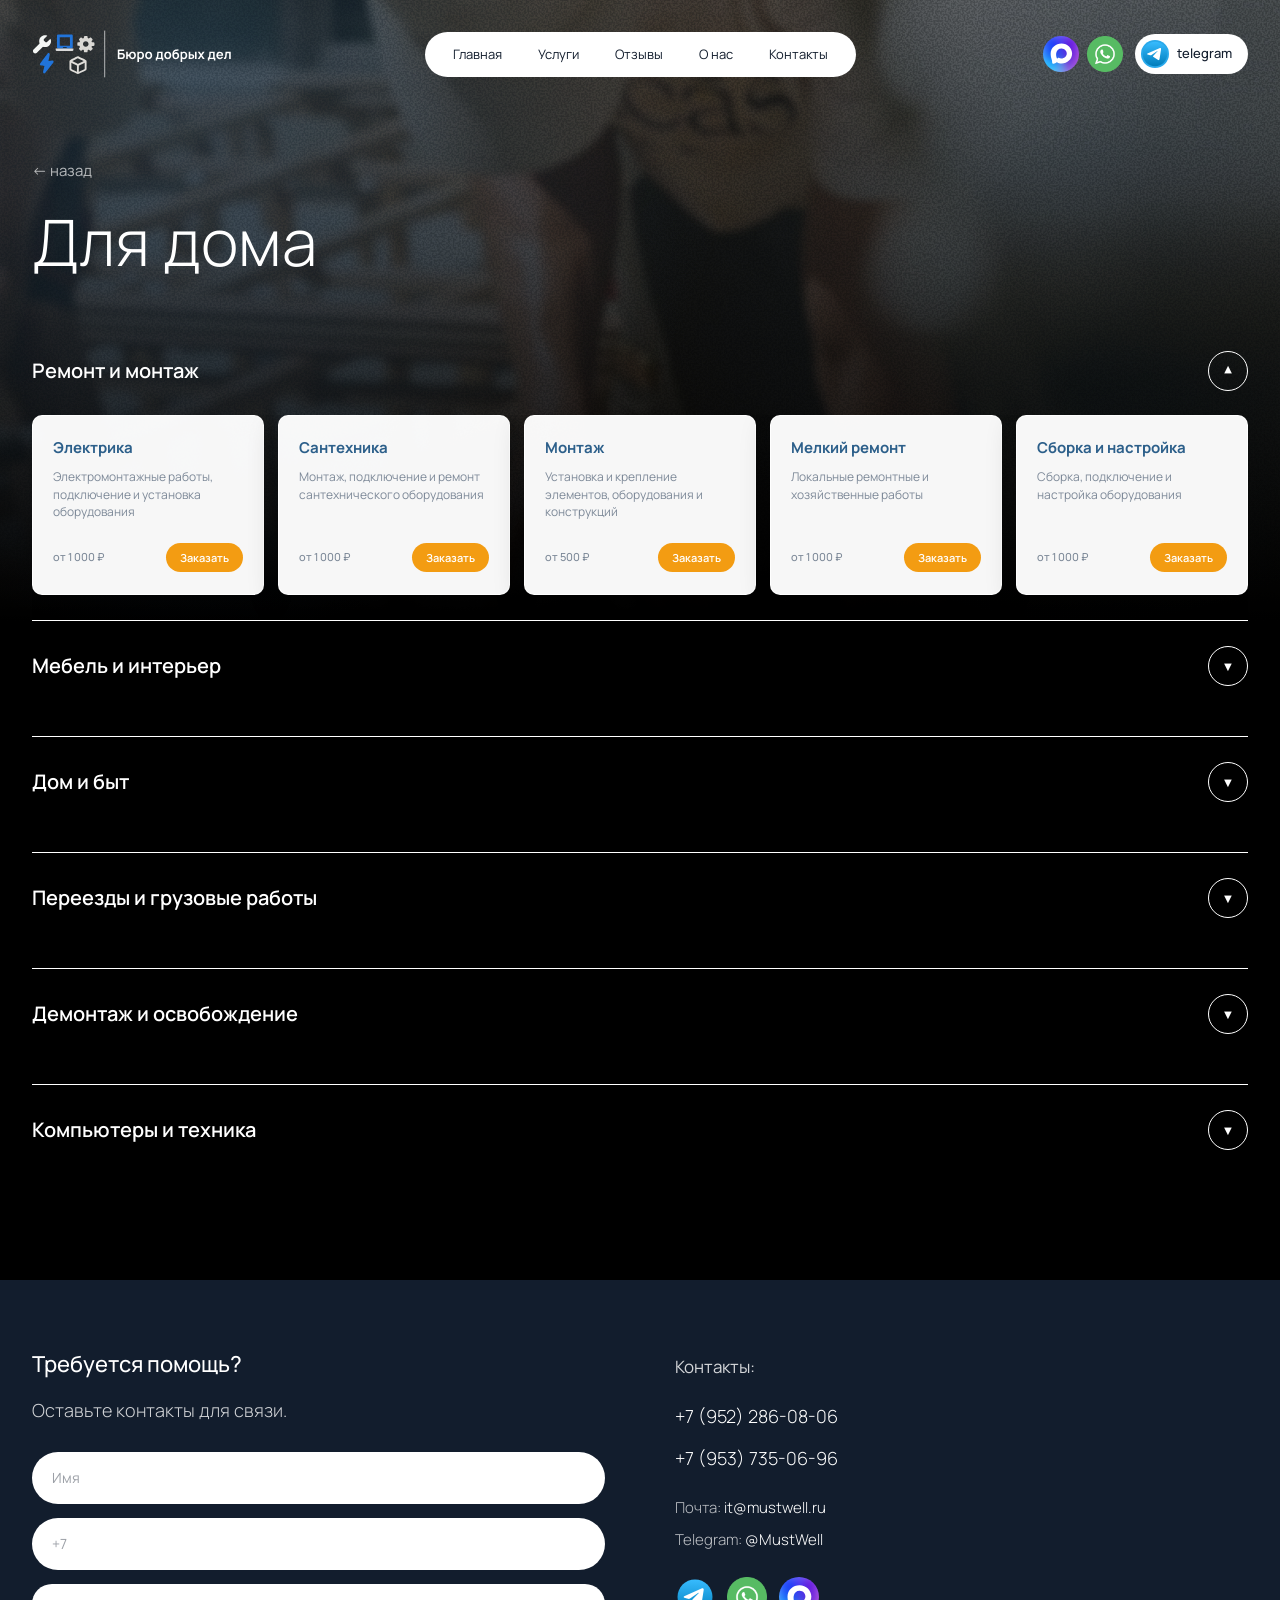
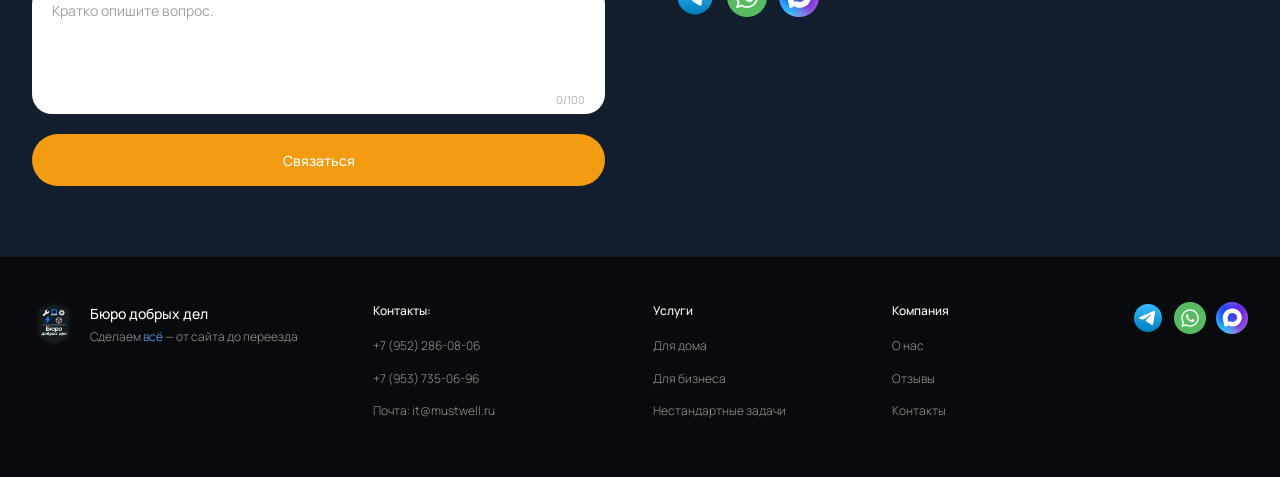
<file: home.html>
<!DOCTYPE html>
<html lang="ru">
<head>
  <meta charset="UTF-8">
  <meta name="viewport" content="width=device-width, initial-scale=1.0">
  <title>Для дома — Бюро добрых дел</title>
  <link rel="preconnect" href="https://fonts.googleapis.com">
  <link rel="preconnect" href="https://fonts.gstatic.com" crossorigin>
  <link href="https://fonts.googleapis.com/css2?family=Manrope:wght@300;400;500;600;700;800&display=swap" rel="stylesheet">
  <link rel="stylesheet" href="style.css">
  <link rel="stylesheet" href="home.css">
</head>
<body>

  <!-- =====================================================
       БАННЕР С ФОТО 1920×1080
  ====================================================== -->
  <section class="hero-page">
    <!-- ФОТО -->
    <img src="images/noid.jpg" alt="" class="hero-page__img">

    <!-- ШАПКА ПОВЕРХ ФОТО -->
    <header class="header">
      <div class="header__inner">
        <a href="index.html" class="header__logo">
          <img src="images/logo/logo-header.svg" alt="Бюро добрых дел" class="header__logo-img">
        </a>

        <nav class="header__nav">
          <a href="index.html" class="header__nav-link">Главная</a>
          <a href="index.html#services" class="header__nav-link">Услуги</a>
          <a href="index.html#reviews" class="header__nav-link">Отзывы</a>
          <a href="index.html#about" class="header__nav-link">О нас</a>
          <a href="#contact" class="header__nav-link">Контакты</a>
        </nav>

        <div class="header__right">
          <div class="header__messengers">
            <a href="#" class="header__mess header__mess--max" aria-label="MAX">
              <img src="images/icons/max.svg" alt="MAX">
            </a>
            <a href="https://wa.me/79522860806" class="header__mess header__mess--wa" aria-label="WhatsApp">
              <img src="images/icons/whatsapp.svg" alt="WhatsApp">
            </a>
          </div>
          <a href="https://t.me/MustWell" class="header__tg">
            <span class="header__tg-icon">
              <img src="images/icons/telegram.svg" alt="Telegram">
            </span>
            <span class="header__tg-text">telegram</span>
          </a>
        </div>
      </div>
    </header>

    <!-- КОНТЕНТ ПОВЕРХ ФОТО -->
    <div class="hero-page__content">

      <!-- ЗАГОЛОВОК -->
      <div class="container">
        <a href="index.html" class="hero-page__back">← назад</a>
        <h1 class="hero-page__title">Для дома</h1>
      </div>

      <!-- ПЕРВЫЙ РАЗДЕЛ — НА ФОТО -->
      <div class="container">
        <div class="section-item open">
          <button class="section-item__header" onclick="toggleSection(this)">
            <span class="section-item__title">Ремонт и монтаж</span>
            <span class="section-item__arrow">▼</span>
          </button>
          <div class="section-item__body">
            <div class="services-list">

              <div class="service-row">
                <div class="service-row__info">
                  <h3 class="service-row__title">Электрика</h3>
                  <p class="service-row__desc">
                    Электромонтажные работы, подключение 
                    и установка оборудования
                  </p>
                </div>
                <div class="service-row__right">
                  <span class="service-row__price">от 1 000 ₽</span>
                  <button class="service-row__btn" onclick="openOrder('Электрика')">Заказать</button>
                </div>
              </div>

              <div class="service-row">
                <div class="service-row__info">
                  <h3 class="service-row__title">Сантехника</h3>
                  <p class="service-row__desc">
                    Монтаж, подключение и ремонт 
                    сантехнического оборудования
                  </p>
                </div>
                <div class="service-row__right">
                  <span class="service-row__price">от 1 000 ₽</span>
                  <button class="service-row__btn" onclick="openOrder('Сантехника')">Заказать</button>
                </div>
              </div>

              <div class="service-row">
                <div class="service-row__info">
                  <h3 class="service-row__title">Монтаж</h3>
                  <p class="service-row__desc">
                    Установка и крепление элементов, 
                    оборудования и конструкций
                  </p>
                </div>
                <div class="service-row__right">
                  <span class="service-row__price">от 500 ₽</span>
                  <button class="service-row__btn" onclick="openOrder('Монтаж')">Заказать</button>
                </div>
              </div>

              <div class="service-row">
                <div class="service-row__info">
                  <h3 class="service-row__title">Мелкий ремонт</h3>
                  <p class="service-row__desc">
                    Локальные ремонтные и хозяйственные работы
                  </p>
                </div>
                <div class="service-row__right">
                  <span class="service-row__price">от 1 000 ₽</span>
                  <button class="service-row__btn" onclick="openOrder('Мелкий ремонт')">Заказать</button>
                </div>
              </div>

              <div class="service-row">
                <div class="service-row__info">
                  <h3 class="service-row__title">Сборка и настройка</h3>
                  <p class="service-row__desc">
                    Сборка, подключение и настройка оборудования
                  </p>
                </div>
                <div class="service-row__right">
                  <span class="service-row__price">от 1 000 ₽</span>
                  <button class="service-row__btn" onclick="openOrder('Сборка и настройка')">Заказать</button>
                </div>
              </div>

            </div>
          </div>
        </div>
      </div>

    </div>
  </section>

  <!-- =====================================================
       ОСТАЛЬНЫЕ РАЗДЕЛЫ — НА ФОНЕ
  ====================================================== -->
  <section class="sections">
    <div class="container">
      <div class="sections__list">

        <!-- РАЗДЕЛ 2: МЕБЕЛЬ И ИНТЕРЬЕР -->
        <div class="section-item">
          <button class="section-item__header" onclick="toggleSection(this)">
            <span class="section-item__title">Мебель и интерьер</span>
            <span class="section-item__arrow">▼</span>
          </button>
          <div class="section-item__body">
            <div class="services-list">

              <div class="service-row">
                <div class="service-row__info">
                  <h3 class="service-row__title">Сборка мебели</h3>
                  <p class="service-row__desc">Сборка корпусной и мягкой мебели</p>
                </div>
                <div class="service-row__right">
                  <span class="service-row__price">от 800 ₽</span>
                  <button class="service-row__btn" onclick="openOrder('Сборка мебели')">Заказать</button>
                </div>
              </div>

              <div class="service-row">
                <div class="service-row__info">
                  <h3 class="service-row__title">Разборка и перенос</h3>
                  <p class="service-row__desc">Разборка, перенос и перестановка</p>
                </div>
                <div class="service-row__right">
                  <span class="service-row__price">от 1 000 ₽</span>
                  <button class="service-row__btn" onclick="openOrder('Разборка и перенос')">Заказать</button>
                </div>
              </div>

              <div class="service-row">
                <div class="service-row__info">
                  <h3 class="service-row__title">Ремонт мебели</h3>
                  <p class="service-row__desc">Ремонт фурнитуры, петель и дверок</p>
                </div>
                <div class="service-row__right">
                  <span class="service-row__price">от 500 ₽</span>
                  <button class="service-row__btn" onclick="openOrder('Ремонт мебели')">Заказать</button>
                </div>
              </div>

              <div class="service-row">
                <div class="service-row__info">
                  <h3 class="service-row__title">Изготовление</h3>
                  <p class="service-row__desc">Мебель, полки и конструкции на заказ</p>
                </div>
                <div class="service-row__right">
                  <span class="service-row__price">от 3 000 ₽</span>
                  <button class="service-row__btn" onclick="openOrder('Изготовление')">Заказать</button>
                </div>
              </div>

              <div class="service-row">
                <div class="service-row__info">
                  <h3 class="service-row__title">Интерьер</h3>
                  <p class="service-row__desc">Навеска, декор и организация хранения</p>
                </div>
                <div class="service-row__right">
                  <span class="service-row__price">от 500 ₽</span>
                  <button class="service-row__btn" onclick="openOrder('Интерьер')">Заказать</button>
                </div>
              </div>

            </div>
          </div>
        </div>

        <!-- РАЗДЕЛ 3: ДОМ И БЫТ -->
        <div class="section-item">
          <button class="section-item__header" onclick="toggleSection(this)">
            <span class="section-item__title">Дом и быт</span>
            <span class="section-item__arrow">▼</span>
          </button>
          <div class="section-item__body">
            <div class="services-list">

              <div class="service-row">
                <div class="service-row__info">
                  <h3 class="service-row__title">Помощь по дому</h3>
                  <p class="service-row__desc">Мелкие бытовые работы и поручения</p>
                </div>
                <div class="service-row__right">
                  <span class="service-row__price">от 500 ₽</span>
                  <button class="service-row__btn" onclick="openOrder('Помощь по дому')">Заказать</button>
                </div>
              </div>

              <div class="service-row">
                <div class="service-row__info">
                  <h3 class="service-row__title">Техника</h3>
                  <p class="service-row__desc">Установка и подключение техники</p>
                </div>
                <div class="service-row__right">
                  <span class="service-row__price">от 1 000 ₽</span>
                  <button class="service-row__btn" onclick="openOrder('Техника')">Заказать</button>
                </div>
              </div>

              <div class="service-row">
                <div class="service-row__info">
                  <h3 class="service-row__title">Организация пространства</h3>
                  <p class="service-row__desc">Хранение, полки, кладовая, гараж</p>
                </div>
                <div class="service-row__right">
                  <span class="service-row__price">от 1 000 ₽</span>
                  <button class="service-row__btn" onclick="openOrder('Организация пространства')">Заказать</button>
                </div>
              </div>

              <div class="service-row">
                <div class="service-row__info">
                  <h3 class="service-row__title">Участок</h3>
                  <p class="service-row__desc">Работы на участке и внешние конструкции</p>
                </div>
                <div class="service-row__right">
                  <span class="service-row__price">от 1 000 ₽</span>
                  <button class="service-row__btn" onclick="openOrder('Участок')">Заказать</button>
                </div>
              </div>

              <div class="service-row">
                <div class="service-row__info">
                  <h3 class="service-row__title">Разовые поручения</h3>
                  <p class="service-row__desc">Забрать, отвезти, купить и доставить</p>
                </div>
                <div class="service-row__right">
                  <span class="service-row__price">от 500 ₽</span>
                  <button class="service-row__btn" onclick="openOrder('Разовые поручения')">Заказать</button>
                </div>
              </div>

            </div>
          </div>
        </div>

        <!-- РАЗДЕЛ 4: ПЕРЕЕЗДЫ -->
        <div class="section-item">
          <button class="section-item__header" onclick="toggleSection(this)">
            <span class="section-item__title">Переезды и грузовые работы</span>
            <span class="section-item__arrow">▼</span>
          </button>
          <div class="section-item__body">
            <div class="services-list">

              <div class="service-row">
                <div class="service-row__info">
                  <h3 class="service-row__title">Грузчики</h3>
                  <p class="service-row__desc">Погрузка, разгрузка, перенос и подъём</p>
                </div>
                <div class="service-row__right">
                  <span class="service-row__price">от 500 ₽</span>
                  <button class="service-row__btn" onclick="openOrder('Грузчики')">Заказать</button>
                </div>
              </div>

              <div class="service-row">
                <div class="service-row__info">
                  <h3 class="service-row__title">Переезд</h3>
                  <p class="service-row__desc">Квартирный переезд и переезд комнаты</p>
                </div>
                <div class="service-row__right">
                  <span class="service-row__price">от 5 000 ₽</span>
                  <button class="service-row__btn" onclick="openOrder('Переезд')">Заказать</button>
                </div>
              </div>

              <div class="service-row">
                <div class="service-row__info">
                  <h3 class="service-row__title">Упаковка</h3>
                  <p class="service-row__desc">Упаковка мебели, техники и хрупких вещей</p>
                </div>
                <div class="service-row__right">
                  <span class="service-row__price">от 1 000 ₽</span>
                  <button class="service-row__btn" onclick="openOrder('Упаковка')">Заказать</button>
                </div>
              </div>

              <div class="service-row">
                <div class="service-row__info">
                  <h3 class="service-row__title">Доставка</h3>
                  <p class="service-row__desc">Доставка мебели, техники и заказов</p>
                </div>
                <div class="service-row__right">
                  <span class="service-row__price">от 1 000 ₽</span>
                  <button class="service-row__btn" onclick="openOrder('Доставка')">Заказать</button>
                </div>
              </div>

              <div class="service-row">
                <div class="service-row__info">
                  <h3 class="service-row__title">Вывоз</h3>
                  <p class="service-row__desc">Вывоз мебели, техники и ненужных вещей</p>
                </div>
                <div class="service-row__right">
                  <span class="service-row__price">от 2 000 ₽</span>
                  <button class="service-row__btn" onclick="openOrder('Вывоз')">Заказать</button>
                </div>
              </div>

            </div>
          </div>
        </div>

        <!-- РАЗДЕЛ 5: ДЕМОНТАЖ -->
        <div class="section-item">
          <button class="section-item__header" onclick="toggleSection(this)">
            <span class="section-item__title">Демонтаж и освобождение</span>
            <span class="section-item__arrow">▼</span>
          </button>
          <div class="section-item__body">
            <div class="services-list">

              <div class="service-row">
                <div class="service-row__info">
                  <h3 class="service-row__title">Демонтаж мебели и техники</h3>
                  <p class="service-row__desc">Демонтаж мебели и бытовой техники</p>
                </div>
                <div class="service-row__right">
                  <span class="service-row__price">от 1 000 ₽</span>
                  <button class="service-row__btn" onclick="openOrder('Демонтаж мебели и техники')">Заказать</button>
                </div>
              </div>

              <div class="service-row">
                <div class="service-row__info">
                  <h3 class="service-row__title">Освобождение помещений</h3>
                  <p class="service-row__desc">Квартира, гараж, подсобные</p>
                </div>
                <div class="service-row__right">
                  <span class="service-row__price">от 3 000 ₽</span>
                  <button class="service-row__btn" onclick="openOrder('Освобождение помещений')">Заказать</button>
                </div>
              </div>

              <div class="service-row">
                <div class="service-row__info">
                  <h3 class="service-row__title">После ремонта</h3>
                  <p class="service-row__desc">Вынос мусора, уборка, подготовка</p>
                </div>
                <div class="service-row__right">
                  <span class="service-row__price">от 2 000 ₽</span>
                  <button class="service-row__btn" onclick="openOrder('После ремонта')">Заказать</button>
                </div>
              </div>

            </div>
          </div>
        </div>

        <!-- РАЗДЕЛ 6: КОМПЬЮТЕРЫ -->
        <div class="section-item">
          <button class="section-item__header" onclick="toggleSection(this)">
            <span class="section-item__title">Компьютеры и техника</span>
            <span class="section-item__arrow">▼</span>
          </button>
          <div class="section-item__body">
            <div class="services-list">

              <div class="service-row">
                <div class="service-row__info">
                  <h3 class="service-row__title">Настройка ПО</h3>
                  <p class="service-row__desc">Установка и настройка программ</p>
                </div>
                <div class="service-row__right">
                  <span class="service-row__price">от 1 000 ₽</span>
                  <button class="service-row__btn" onclick="openOrder('Настройка ПО')">Заказать</button>
                </div>
              </div>

              <div class="service-row">
                <div class="service-row__info">
                  <h3 class="service-row__title">Исправление ошибок</h3>
                  <p class="service-row__desc">Диагностика и устранение неисправностей</p>
                </div>
                <div class="service-row__right">
                  <span class="service-row__price">от 1 000 ₽</span>
                  <button class="service-row__btn" onclick="openOrder('Исправление ошибок')">Заказать</button>
                </div>
              </div>

              <div class="service-row">
                <div class="service-row__info">
                  <h3 class="service-row__title">Интернет и сети</h3>
                  <p class="service-row__desc">Настройка роутера, Wi-Fi и подключения</p>
                </div>
                <div class="service-row__right">
                  <span class="service-row__price">от 1 000 ₽</span>
                  <button class="service-row__btn" onclick="openOrder('Интернет и сети')">Заказать</button>
                </div>
              </div>

              <div class="service-row">
                <div class="service-row__info">
                  <h3 class="service-row__title">ТВ и приставки</h3>
                  <p class="service-row__desc">Настройка телевизора, Smart TV, приставок</p>
                </div>
                <div class="service-row__right">
                  <span class="service-row__price">от 1 000 ₽</span>
                  <button class="service-row__btn" onclick="openOrder('ТВ и приставки')">Заказать</button>
                </div>
              </div>

              <div class="service-row">
                <div class="service-row__info">
                  <h3 class="service-row__title">Перенос данных</h3>
                  <p class="service-row__desc">Перенос данных между устройствами</p>
                </div>
                <div class="service-row__right">
                  <span class="service-row__price">от 1 000 ₽</span>
                  <button class="service-row__btn" onclick="openOrder('Перенос данных')">Заказать</button>
                </div>
              </div>

            </div>
          </div>
        </div>

      </div>
    </div>
  </section>

  <!-- =====================================================
       ФОРМА + КОНТАКТЫ
  ====================================================== -->
  <section class="contact" id="contact">
    <div class="container">
      <div class="contact__grid">

        <div class="contact__form-col">
          <h2 class="contact__title">Требуется помощь?</h2>
          <p class="contact__subtitle">Оставьте контакты для связи.</p>

          <form class="contact__form" id="contactForm">
            <div class="contact__field">
              <input type="text" name="name" placeholder="Имя" required>
            </div>
            <div class="contact__field">
              <input type="tel" name="phone" placeholder="+7" required>
            </div>
            <div class="contact__field contact__field--textarea">
              <textarea name="message" placeholder="Кратко опишите вопрос." maxlength="100" rows="4"></textarea>
              <span class="contact__counter">0/100</span>
            </div>
            <button type="submit" class="contact__btn">Связаться</button>
          </form>
        </div>

        <div class="contact__info-col">
          <h3 class="contact__info-title">Контакты:</h3>
          <ul class="contact__list">
            <li><a href="tel:+79522860806">+7 (952) 286-08-06</a></li>
            <li><a href="tel:+79537350696">+7 (953) 735-06-96</a></li>
          </ul>
          <div class="contact__text">
            <p>Почта: <a href="mailto:it@mustwell.ru">it@mustwell.ru</a></p>
            <p>Telegram: <a href="https://t.me/MustWell">@MustWell</a></p>
          </div>
          <div class="contact__messengers">
            <a href="https://t.me/MustWell" class="contact__mess" aria-label="Telegram">
              <img src="images/icons/telegram.svg" alt="Telegram">
            </a>
            <a href="https://wa.me/79522860806" class="contact__mess" aria-label="WhatsApp">
              <img src="images/icons/whatsapp.svg" alt="WhatsApp">
            </a>
            <a href="#" class="contact__mess" aria-label="MAX">
              <img src="images/icons/max.svg" alt="MAX">
            </a>
          </div>
        </div>

      </div>
    </div>
  </section>

  <!-- =====================================================
       ФУТЕР
  ====================================================== -->
  <footer class="footer">
    <div class="container">
      <div class="footer__grid">

        <div class="footer__col footer__col--brand">
          <div class="footer__brand">
            <div class="footer__logo">
              <img src="images/logo/footer-logo.svg" alt="Бюро добрых дел" width="44" height="44">
            </div>
            <div class="footer__brand-text">
              <div class="footer__name">Бюро добрых дел</div>
              <div class="footer__slogan">
                Сделаем <span class="footer__slogan-blue">всё</span> — от сайта до переезда
              </div>
            </div>
          </div>
        </div>

        <div class="footer__col">
          <h4 class="footer__title">Контакты:</h4>
          <ul class="footer__list">
            <li><a href="tel:+79522860806">+7 (952) 286-08-06</a></li>
            <li><a href="tel:+79537350696">+7 (953) 735-06-96</a></li>
            <li><a href="mailto:it@mustwell.ru">Почта: it@mustwell.ru</a></li>
          </ul>
        </div>

        <div class="footer__col">
          <h4 class="footer__title">Услуги</h4>
          <ul class="footer__list">
            <li><a href="home.html">Для дома</a></li>
            <li><a href="business.html">Для бизнеса</a></li>
            <li><a href="#">Нестандартные задачи</a></li>
          </ul>
        </div>

        <div class="footer__col">
          <h4 class="footer__title">Компания</h4>
          <ul class="footer__list">
            <li><a href="index.html#about">О нас</a></li>
            <li><a href="index.html#reviews">Отзывы</a></li>
            <li><a href="#contact">Контакты</a></li>
          </ul>
        </div>

        <div class="footer__col footer__col--mess">
          <div class="footer__messengers">
            <a href="https://t.me/MustWell" class="footer__mess" aria-label="Telegram">
              <img src="images/icons/telegram.svg" alt="Telegram">
            </a>
            <a href="https://wa.me/79522860806" class="footer__mess" aria-label="WhatsApp">
              <img src="images/icons/whatsapp.svg" alt="WhatsApp">
            </a>
            <a href="#" class="footer__mess" aria-label="MAX">
              <img src="images/icons/max.svg" alt="MAX">
            </a>
          </div>
        </div>

      </div>
    </div>
  </footer>

  <script src="script.js"></script>
  <script src="home.js"></script>
</body>
</html>
</file>
<file: style.css>
/* =====================================================
   БАЗА
===================================================== */
* {
  margin: 0;
  padding: 0;
  box-sizing: border-box;
}

html {
  scroll-behavior: smooth;
}

body {
  background: #080A0D;
  font-family: 'Manrope', Arial, sans-serif;
  font-size: 15px;
  font-weight: 400;
  line-height: 1.5;
  color: #fff;
  -webkit-font-smoothing: antialiased;
  -moz-osx-font-smoothing: grayscale;
}

img { max-width: 100%; }

button, input, textarea { font-family: inherit; }

a { color: inherit; }

.container {
  width: 100%;
  max-width: 1400px;
  margin: 0 auto;
  padding: 0 32px;
}


/* =====================================================
   ЕДИНЫЙ РАЗМЕР ЗАГОЛОВКОВ СЕКЦИЙ
===================================================== */
.choice__title,
.why__title,
.how__intro-title,
.about__title,
.reviews__title,
.contact__title {
  font-size: 22px;
  font-weight: 500;
  line-height: 1.3;
  color: #fff;
  margin: 0 0 20px;
}


/* =====================================================
   ШАПКА
===================================================== */
.header {
  position: absolute;
  top: 0;
  left: 0;
  right: 0;
  z-index: 100;
  padding: 24px 0;
  background: transparent;
}

.header__inner {
  width: 100%;
  max-width: 1400px;
  margin: 0 auto;
  padding: 0 32px;
  display: grid;
  grid-template-columns: 1fr auto 1fr;
  align-items: center;
  gap: 20px;
}

.header__logo {
  display: flex;
  align-items: center;
  gap: 12px;
  justify-self: start;
  text-decoration: none;
}

.header__logo-img {
  width: 200px;
  height: 60px;
  display: block;
  flex-shrink: 0;
}

/* МЕНЮ */
.header__nav {
  display: flex;
  align-items: center;
  gap: 4px;
  padding: 8px 12px;
  background: #fff;
  border-radius: 50px;
  justify-self: center;
}

.header__nav-link {
  padding: 8px 16px;
  font-size: 13px;
  font-weight: 400;
  line-height: 1;
  color: #121D2D;
  text-decoration: none;
  border-radius: 50px;
  white-space: nowrap;
  transition: background 0.2s ease, color 0.2s ease;
}

.header__nav-link:hover {
  background: rgba(106, 170, 255, 0.15);
  color: #2C5F8A;
}

/* ПРАВАЯ ЧАСТЬ */
.header__right {
  display: flex;
  align-items: center;
  gap: 12px;
  justify-self: end;
}

.header__messengers {
  display: flex;
  gap: 8px;
}

.header__mess {
  width: 36px;
  height: 36px;
  display: block;
  flex-shrink: 0;
  transition: transform 0.2s ease, opacity 0.2s ease;
}

.header__mess:hover {
  transform: translateY(-2px);
  opacity: 0.88;
}

.header__mess img {
  width: 100%;
  height: 100%;
  display: block;
  object-fit: contain;
}

/* TELEGRAM */
.header__tg {
  display: flex;
  align-items: center;
  gap: 8px;
  padding: 6px 16px 6px 6px;
  background: #fff;
  border-radius: 50px;
  text-decoration: none;
  transition: transform 0.2s ease, box-shadow 0.2s ease;
}

.header__tg:hover {
  transform: translateY(-2px);
  box-shadow: 0 8px 20px rgba(0, 0, 0, 0.2);
}

.header__tg-icon {
  width: 28px;
  height: 28px;
  border-radius: 50%;
  background: #29A9EB;
  display: flex;
  align-items: center;
  justify-content: center;
  overflow: hidden;
  flex-shrink: 0;
}

.header__tg-icon img {
  width: 100%;
  height: 100%;
  display: block;
  object-fit: contain;
}

.header__tg-text {
  font-size: 13px;
  font-weight: 500;
  color: #121D2D;
}


/* =====================================================
   БАННЕР
===================================================== */
.hero {
  position: relative;
  width: 100%;
  min-height: 760px;
  display: flex;
  align-items: center;
  justify-content: center;
  overflow: hidden;
  background:
    radial-gradient(ellipse 95% 60% at 50% 108%,
      rgba(0, 128, 255, 0.68) 0%,
      rgba(44, 95, 138, 0.42) 32%,
      rgba(44, 95, 138, 0.18) 54%,
      rgba(8, 10, 13, 0.15) 75%,
      rgba(8, 10, 13, 0) 100%),
    radial-gradient(circle at 18% 42%,
      rgba(36, 90, 140, 0.17), transparent 44%),
    radial-gradient(circle at 82% 38%,
      rgba(0, 128, 255, 0.11), transparent 42%),
    #080A0D;
}

.hero__glow {
  position: absolute;
  left: -10%;
  right: -10%;
  bottom: -15%;
  height: 68%;
  background:
    radial-gradient(ellipse 72% 82% at 50% 100%,
      rgba(0, 128, 255, 0.38) 0%,
      rgba(44, 95, 138, 0.20) 42%,
      rgba(8, 10, 13, 0) 76%);
  filter: blur(60px);
  pointer-events: none;
  z-index: 1;
}

.hero__content {
  position: relative;
  z-index: 5;
  width: 100%;
  max-width: 900px;
  padding: 0 24px;
  text-align: center;
}

.hero__title {
  margin: 0 0 18px;
  font-size: clamp(34px, 5vw, 64px);
  font-weight: 300;
  line-height: 1.1;
  color: #64ACFF;
  text-shadow: 0 0 40px rgba(44, 95, 138, 0.55);
}

.hero__subtitle {
  max-width: 680px;
  margin: 0 auto 32px;
  font-size: clamp(15px, 1.8vw, 20px);
  font-weight: 300;
  line-height: 1.5;
  color: rgba(255, 255, 255, 0.92);
}

.hero__btn {
  display: inline-flex;
  align-items: center;
  justify-content: center;
  min-height: 52px;
  padding: 0 40px;
  font-size: 15px;
  font-weight: 400;
  color: #000;
  text-decoration: none;
  background: rgba(255, 255, 255, 0.94);
  border: 1px solid #fff;
  border-radius: 50px;
  box-shadow: 0 0 30px rgba(250, 252, 253, 0.3);
  transition: transform 0.25s ease, box-shadow 0.25s ease, background 0.25s ease;
}

.hero__btn:hover {
  background: #fff;
  transform: translateY(-2px);
  box-shadow: 0 0 50px rgba(252, 253, 253, 0.65);
}


/* =====================================================
   БЕГУЩАЯ СТРОКА — КРУПНЕЕ + ОДНОТОННЫЕ КРУЖКИ
===================================================== */
.hero__ticker {
  position: absolute;
  left: 50%;
  bottom: 0;
  width: 100vw;
  max-width: 100vw;
  transform: translateX(-50%);
  z-index: 10;
  overflow: hidden;
  pointer-events: none;
  padding: 0 0 20px;
}

.hero__ticker-track {
  display: flex;
  align-items: center;
  width: max-content;
  min-width: max-content;
  gap: 40px;                          /* между группами */
  height: 40px;                       /* фикс высота */
  white-space: nowrap;
  color: #ffffff;
  font-size: 14px;
  font-weight: 500;
  line-height: 1;
  letter-spacing: 0.1em;
  text-transform: uppercase;
  animation: tickerMoveLeft 40s linear infinite;
}

.hero__ticker-item {
  display: inline-flex;
  align-items: center;
  gap: 10px;                          /* фикс между кружком и текстом */
  height: 40px;                       /* одна высота */
  white-space: nowrap;
  flex: 0 0 auto;
}

/* Кружки — ОДИНАКОВЫЕ */
.hero__ticker-circle {
  width: 32px;                        /* ФИКС */
  min-width: 32px;
  height: 32px;
  flex: 0 0 32px;                     /* ФИКС */
  box-sizing: border-box;
  display: inline-flex;
  align-items: center;
  justify-content: center;
  border-radius: 50%;
  font-size: 11px;
  font-weight: 700;
  line-height: 1;
  color: #fff;
}

.hero__ticker-circle--blue  { background: #0080FF; }
.hero__ticker-circle--light { background: #5EA7DD; }
.hero__ticker-circle--cyan  { background: #4AAFD0; }

@keyframes tickerMoveLeft {
  from { transform: translateX(0); }
  to   { transform: translateX(-50%); }
}

/* =====================================================
   КОМУ НУЖНА ПОМОЩЬ — КВАДРАТЫ + ЗАТЕМНЕНИЕ
===================================================== */
.choice {
  padding: 80px 0 70px;
  background: #080A0D;
  position: relative;
}

.choice__inner {
  display: grid;
  grid-template-columns: 230px minmax(0, 1fr);
  column-gap: 130px;
  align-items: start;
}

.choice__head { padding-top: 4px; }

.choice__sub {
  margin: 0;
  font-size: 14px;
  font-weight: 300;
  line-height: 1.55;
  color: rgba(255, 255, 255, 0.72);
}

.choice__link {
  color: #6AAAFF;
  text-decoration: none;
}

.choice__grid {
  width: 100%;
  display: grid;
  grid-template-columns: repeat(2, minmax(0, 1fr));
  gap: 20px;
  align-items: stretch;
}

/* КВАДРАТНЫЕ КАРТОЧКИ */
.choice__card {
  position: relative;
  aspect-ratio: 1 / 1;
  overflow: hidden;
  border-radius: 14px;
  display: flex;
  flex-direction: column;
  text-decoration: none;
  background: #121D2D;
  transition: transform 0.3s ease, box-shadow 0.3s ease;
}

.choice__card:hover {
  transform: translateY(-4px);
  box-shadow: 0 20px 50px rgba(44, 95, 138, 0.28);
}

.choice__card-bg {
  position: absolute;
  inset: 0;
  width: 100%;
  height: 100%;
  background-position: center;
  background-size: cover;
  background-repeat: no-repeat;
  z-index: 0;
}

.choice__card-bg--home { background-image: url("images/photos/home.jpg"); }
.choice__card-bg--biz  { background-image: url("images/photos/business.jpg"); }

/* СИЛЬНОЕ ЗАТЕМНЕНИЕ */
.choice__card-bg::after {
  content: "";
  position: absolute;
  inset: 0;
  background: linear-gradient(
    180deg,
    rgba(0, 0, 0, 0.45) 0%,
    rgba(0, 0, 0, 0.75) 50%,
    rgba(0, 0, 0, 0.92) 100%
  );
}

.choice__card-content {
  position: relative;
  z-index: 2;
  width: 100%;
  height: 100%;
  padding: 28px;
  display: flex;
  flex-direction: column;
  justify-content: space-between;
}

.choice__card-title {
  margin: 0;
  font-size: 24px;
  font-weight: 500;
  line-height: 1.25;
  color: #fff;
}

.choice__card-btn {
  font-size: 15px;
  font-weight: 400;
  color: #6AAAFF;
}


/* =====================================================
   ПОЧЕМУ МЫ
===================================================== */
.why {
  position: relative;
  padding: 55px 0 50px;
  background: #080A0D;
  overflow: hidden;
}

.why__grid {
  display: grid;
  grid-template-columns: 170px repeat(4, minmax(0, 1fr));
  gap: 28px;
  align-items: stretch;
}

.why__item { position: relative; min-width: 0; }

.why__item::before {
  content: "";
  position: absolute;
  left: -70px;
  right: -70px;
  top: -45px;
  bottom: -45px;
  background:
    radial-gradient(ellipse 115% 80% at 75% 50%,
      rgba(0, 128, 255, 0.22) 0%,
      rgba(44, 95, 138, 0.15) 30%,
      rgba(44, 95, 138, 0.07) 52%,
      rgba(8, 10, 13, 0) 82%);
  pointer-events: none;
  z-index: -1;
}

.why__item-title {
  margin: 0 0 8px;
  font-size: 14px;
  font-weight: 500;
  line-height: 1.35;
  color: #fff;
}

.why__item-text {
  margin: 0;
  font-size: 13px;
  font-weight: 300;
  line-height: 1.5;
  color: rgba(255, 255, 255, 0.68);
}


/* =====================================================
   КАК ЭТО РАБОТАЕТ
===================================================== */
.how {
  padding: 0 0 70px;
  background: #080A0D;
}

.how__grid {
  width: 100%;
  display: grid;
  grid-template-columns: minmax(360px, 2fr) repeat(4, minmax(0, 1fr));
  gap: 6px;
  align-items: stretch;
}

.how__intro {
  position: relative;
  min-height: 285px;
  padding: 24px 26px;
  display: flex;
  flex-direction: column;
  overflow: hidden;
  border-radius: 6px;
  color: #121D2D;
  background: linear-gradient(135deg,
    #ffffff 0%,
    #f3f9ff 42%,
    #dceefa 100%);
}

.how__intro-title {
  margin: 0 0 16px;
  font-size: 22px;
  font-weight: 500;
  line-height: 1.3;
  color: #121D2D;
}

.how__intro-sub {
  margin: 0 0 6px;
  display: flex;
  align-items: center;
  gap: 6px;
  font-size: 14px;
  font-weight: 300;
  line-height: 1.45;
  color: #121D2D;
}

.how__intro-num { font-weight: 500; }
.how__intro-blue { color: #2C5F8A; font-weight: 400; }

.how__path {
  flex: 1;
  display: flex;
  align-items: center;
  justify-content: center;
  padding: 10px 20px;
}

.how__path svg {
  width: 100%;
  max-width: 175px;
  height: auto;
  display: block;
}

.how__intro-result {
  margin: 0;
  font-size: 14px;
  font-weight: 400;
  line-height: 1.3;
  text-align: right;
  color: #121D2D;
}

/* ШАГИ */
.how__step {
  position: relative;
  min-height: 285px;
  padding: 24px 20px;
  display: flex;
  flex-direction: column;
  overflow: hidden;
  border-radius: 6px;
  background: #fff;
}

.how__step::before {
  content: "";
  position: absolute;
  inset: 0;
  background: linear-gradient(
    135deg,
    #ffffff 0%,
    #f1f8ff 25%,
    #cae4f9 52%,
    #71adda 76%,
    #0080FF 100%
  );
  z-index: 0;
}


.how__step-title,
.how__step-text,
.how__step-num {
  position: relative;
  z-index: 1;
}

.how__step-title {
  margin: 0 0 10px;
  font-size: 15px;
  font-weight: 400;
  line-height: 1.35;
  color: #000;
}

.how__step-text {
  margin: 0;
  font-size: 13px;
  font-weight: 300;
  line-height: 1.5;
  color: #000;
}

.how__step-num {
  width: 100%;
  margin-top: auto;
  padding-top: 15px;
  font-size: 72px;
  font-weight: 800;
  line-height: 0.85;
  text-align: right;
  color: #fff;
}


/* =====================================================
   О НАС
===================================================== */
.about {
  padding: 50px 0 55px;
  background: #080A0D;
}

.about__grid {
  display: grid;
  grid-template-columns: 170px minmax(0, 1fr);
  gap: 30px;
  align-items: start;
}

.about__content { max-width: 800px; }

.about__lead {
  margin: 0 0 12px;
  font-size: 14px;
  font-weight: 400;
  line-height: 1.55;
  color: #6AAAFF;
}

.about__text {
  margin: 0 0 9px;
  font-size: 13px;
  font-weight: 300;
  line-height: 1.55;
  color: rgba(255, 255, 255, 0.70);
}

.about__text:last-child { margin-bottom: 0; }


/* =====================================================
   ОТЗЫВЫ — ТРИ КАРТОЧКИ + СТРЕЛКИ СНИЗУ
===================================================== */
/* =====================================================
   ОТЗЫВЫ — КАРУСЕЛЬ
===================================================== */
.reviews {
  padding: 45px 0 55px;
  background: #080A0D;
  overflow: hidden;
}

.reviews__title {
  margin: 0 0 30px;
  text-align: center;
  font-size: 22px;
  font-weight: 500;
  color: #fff;
}

/* Обёртка */
.reviews__carousel {
  display: flex;
  align-items: center;
  gap: 20px;
  max-width: 1200px;
  margin: 0 auto;
  padding: 0 32px;
}

/* Стрелки */
.reviews__arrow {
  width: 40px;
  height: 40px;
  flex: 0 0 40px;
  display: flex;
  align-items: center;
  justify-content: center;
  border: none;
  border-radius: 50%;
  background: transparent;
  color: #fff;
  cursor: pointer;
  transition: background 0.2s ease, transform 0.2s ease;
  z-index: 10;
}

.reviews__arrow:hover {
  background: rgba(255, 255, 255, 0.08);
  transform: scale(1.1);
}

.reviews__arrow svg {
  width: 24px;
  height: 24px;
}

/* Окно карусели */
.reviews__viewport {
  flex: 1;
  min-width: 0;
  overflow: hidden;
}

/* Дорожка */
.reviews__track {
  display: flex;
  gap: 18px;
  transition: transform 0.5s cubic-bezier(0.4, 0, 0.2, 1);
  align-items: stretch;
}

/* Карточка — фиксированная ширина */
.reviews__card {
  flex: 0 0 300px;                      /* ФИКС ШИРИНЫ */
  min-height: 160px;
  padding: 20px;
  display: flex;
  flex-direction: column;
  border-radius: 10px;
  background: linear-gradient(180deg, #DCEBFA 0%, #C9DDF2 100%);
  color: #121D2D;
  opacity: 0.55;
  transform: scale(0.95);
  transition: transform 0.45s ease, opacity 0.45s ease, box-shadow 0.45s ease;
}

.reviews__card.active {
  opacity: 1;
  transform: scale(1);
  box-shadow: 0 20px 50px rgba(44, 95, 138, 0.3);
  z-index: 2;
}

.reviews__author {
  display: flex;
  align-items: center;
  gap: 10px;
  margin-bottom: 12px;
}

.reviews__avatar {
  width: 36px;
  height: 36px;
  flex: 0 0 36px;
  display: flex;
  align-items: center;
  justify-content: center;
  overflow: hidden;
  border-radius: 50%;
  background: #2C5F8A;
}

.reviews__avatar img {
  width: 100%;
  height: 100%;
  object-fit: cover;
  display: block;
}

.reviews__name {
  font-size: 13px;
  font-weight: 600;
  color: #121D2D;
}

.reviews__text {
  margin: 0;
  font-size: 12px;
  font-weight: 300;
  line-height: 1.5;
  color: rgba(18, 29, 45, 0.85);
}

/* Навигация снизу */
.reviews__nav {
  display: flex;
  align-items: center;
  justify-content: center;
  gap: 16px;
  margin-top: 28px;
}

.reviews__dots {
  display: flex;
  justify-content: center;
  gap: 10px;
}

.reviews__dot {
  width: 10px;
  height: 10px;
  border-radius: 50%;
  background: rgba(255, 255, 255, 0.55);
  cursor: pointer;
  transition: background 0.2s ease, transform 0.2s ease;
}

.reviews__dot--active {
  background: #6AAAFF;
  transform: scale(1.15);
}

@media (max-width: 768px) {
  .reviews__carousel { padding: 0 20px; }
  .reviews__card { flex: 0 0 260px; }
}

@media (max-width: 480px) {
  .reviews__card { flex: 0 0 240px; }
}

/* =====================================================
   ФОРМА + КОНТАКТЫ
===================================================== */
.contact {
  padding: 70px 0;
  background: #121D2D;
}

.contact__grid {
  display: grid;
  grid-template-columns: minmax(0, 1fr) minmax(0, 1fr);
  gap: 70px;
  align-items: start;
}

.contact__subtitle {
  margin: 0 0 28px;
  font-size: 18px;
  font-weight: 300;
  line-height: 1.4;
  color: rgba(255, 255, 255, 0.80);
}

.contact__form {
  display: flex;
  flex-direction: column;
  gap: 14px;
}

.contact__field { position: relative; }

.contact__field input,
.contact__field textarea {
  width: 100%;
  background: #fff;
  border: none;
  outline: none;
  color: #121D2D;
  font-size: 14px;
  font-weight: 400;
  transition: box-shadow 0.2s ease;
}

.contact__field input {
  height: 52px;
  padding: 0 20px;
  border-radius: 50px;
}

.contact__field textarea {
  height: 130px;
  padding: 17px 20px;
  border-radius: 20px;
  resize: none;
}

.contact__field input::placeholder,
.contact__field textarea::placeholder {
  color: rgba(18, 29, 45, 0.42);
}

.contact__field input:focus,
.contact__field textarea:focus {
  box-shadow: 0 0 0 2px rgba(106, 170, 255, 0.5);
}

.contact__counter {
  position: absolute;
  right: 20px;
  bottom: 12px;
  font-size: 11px;
  color: rgba(18, 29, 45, 0.35);
  pointer-events: none;
}

.contact__btn {
  width: 100%;
  height: 52px;
  padding: 0 24px;
  display: flex;
  align-items: center;
  justify-content: center;
  border: none;
  border-radius: 50px;
  background: #F39C12;
  color: #fff;
  font-size: 14px;
  font-weight: 500;
  cursor: pointer;
  transition: background 0.2s ease, transform 0.2s ease, box-shadow 0.2s ease;
}

.contact__btn:hover {
  background: #E08E0B;
  transform: translateY(-1px);
  box-shadow: 0 8px 20px rgba(243, 156, 18, 0.22);
}

.contact__info-col { padding-top: 4px; }

.contact__info-title {
  margin: 0 0 24px;
  font-size: 17px;
  font-weight: 400;
  color: rgba(255, 255, 255, 0.82);
}

.contact__list {
  list-style: none;
  margin: 0 0 25px;
  padding: 0;
}

.contact__list li { margin-bottom: 15px; }

.contact__list a {
  font-size: 18px;
  font-weight: 300;
  color: #fff;
  text-decoration: none;
  transition: color 0.2s ease;
}

.contact__list a:hover { color: #6AAAFF; }

.contact__text { margin-bottom: 26px; }

.contact__text p {
  margin: 0 0 9px;
  font-size: 15px;
  font-weight: 300;
  line-height: 1.5;
  color: rgba(255, 255, 255, 0.72);
}

.contact__text a {
  color: #fff;
  text-decoration: none;
}

.contact__text a:hover { color: #6AAAFF; }

.contact__messengers {
  display: flex;
  gap: 12px;
}

.contact__mess {
  width: 40px;
  height: 40px;
  display: block;
  flex-shrink: 0;
  transition: transform 0.2s ease, opacity 0.2s ease;
}

.contact__mess:hover {
  transform: translateY(-2px);
  opacity: 0.88;
}

.contact__mess img {
  width: 100%;
  height: 100%;
  display: block;
  object-fit: contain;
}


/* =====================================================
   ФУТЕР
===================================================== */
.footer {
  padding: 45px 0;
  background: #080A0D;
  border-top: 1px solid rgba(255, 255, 255, 0.06);
}

.footer__grid {
  display: grid;
  grid-template-columns: 1.5fr 1.2fr 1fr 1fr auto;
  gap: 38px;
  align-items: start;
}

.footer__brand {
  display: flex;
  align-items: center;
  gap: 14px;
}

.footer__logo img {
  width: 44px;
  height: 44px;
  display: block;
}

.footer__name {
  margin-bottom: 4px;
  font-size: 14px;
  font-weight: 500;
  color: #fff;
}

.footer__slogan {
  font-size: 12px;
  font-weight: 300;
  line-height: 1.5;
  color: rgba(255, 255, 255, 0.58);
}

.footer__slogan-blue { color: #6AAAFF; }

.footer__title {
  margin: 0 0 14px;
  font-size: 12px;
  font-weight: 500;
  color: #fff;
}

.footer__list {
  list-style: none;
  padding: 0;
  margin: 0;
}

.footer__list li { margin-bottom: 10px; }

.footer__list a {
  font-size: 12px;
  font-weight: 300;
  color: rgba(255, 255, 255, 0.58);
  text-decoration: none;
  transition: color 0.2s ease;
}

.footer__list a:hover { color: #6AAAFF; }

.footer__col--mess {
  display: flex;
  justify-content: flex-end;
}

.footer__messengers {
  display: flex;
  gap: 10px;
}

.footer__mess {
  width: 32px;
  height: 32px;
  display: block;
  flex-shrink: 0;
  transition: transform 0.2s ease, opacity 0.2s ease;
}

.footer__mess:hover {
  transform: translateY(-2px);
  opacity: 0.85;
}

.footer__mess img {
  width: 100%;
  height: 100%;
  display: block;
  object-fit: contain;
}


/* =====================================================
   АДАПТИВ
===================================================== */
@media (max-width: 1200px) {
  .choice__inner { column-gap: 70px; }
}

@media (max-width: 1100px) {
  .container,
  .header__inner { padding-left: 24px; padding-right: 24px; }

  .header__nav-link {
    padding-left: 12px;
    padding-right: 12px;
    font-size: 12px;
  }

  .choice__inner {
    grid-template-columns: 220px minmax(0, 1fr);
    column-gap: 50px;
  }

  .how__grid {
    grid-template-columns: minmax(300px, 2fr) repeat(4, minmax(0, 1fr));
  }

  .footer__grid { grid-template-columns: 1fr 1fr; }

  .footer__col--brand,
  .footer__col--mess {
    grid-column: span 2;
  }

  .footer__col--mess { justify-content: flex-start; }
}

@media (max-width: 1024px) {
  .why__grid { grid-template-columns: 1fr 1fr; }
  .why__title-col { grid-column: span 2; }
}

@media (max-width: 900px) {
  .header__nav,
  .header__messengers { display: none; }

  .choice__inner {
    grid-template-columns: 1fr;
    row-gap: 35px;
  }

  .choice__grid { width: 100%; }

  .how__grid { grid-template-columns: 1fr 1fr; }
  .how__intro { grid-column: span 2; }

  .reviews__grid { grid-template-columns: 1fr; }

  .contact__grid {
    grid-template-columns: 1fr;
    gap: 50px;
  }
}

@media (max-width: 768px) {
  .container,
  .header__inner { padding-left: 20px; padding-right: 20px; }

  .header { padding: 18px 0; }

  .header__logo-img { width: 165px; height: 50px; }

  .header__tg-text { display: none; }
  .header__tg { padding: 6px; }

  .hero { min-height: 680px; }
  .hero__content { padding-left: 18px; padding-right: 18px; }

  .hero__ticker-track {
    gap: 22px;
    height: 32px;
    font-size: 11px;
  }

  .hero__ticker-item { height: 32px; gap: 9px; }

  .hero__ticker-circle {
    width: 28px;
    height: 28px;
    flex-basis: 28px;
    font-size: 9px;
  }

  .choice { padding: 55px 0; }
  .choice__grid { grid-template-columns: 1fr 1fr; }

  .why { padding: 45px 0; }
  .why__grid { grid-template-columns: 1fr; }
  .why__title-col { grid-column: span 1; }

  .how { padding-bottom: 50px; }
  .how__grid { grid-template-columns: 1fr; }
  .how__intro { grid-column: span 1; }

  .how__intro,
  .how__step { min-height: 250px; }

  .reviews { padding: 45px 0 50px; }

  .contact { padding: 55px 0; }
}

@media (max-width: 600px) {
  .choice__grid { grid-template-columns: 1fr; }

  .footer__grid { grid-template-columns: 1fr; }

  .footer__col--brand,
  .footer__col--mess { grid-column: span 1; }
}

@media (max-width: 480px) {
  .container,
  .header__inner { padding-left: 16px; padding-right: 16px; }

  .header__logo-img { width: 140px; height: 42px; }

  .hero { min-height: 620px; }
  .hero__title { font-size: 34px; }
  .hero__subtitle { font-size: 15px; }

  .hero__btn {
    min-height: 48px;
    padding: 0 30px;
    font-size: 14px;
  }

  .hero__ticker-track {
    height: 28px;
    gap: 16px;
    font-size: 10px;
  }

  .hero__ticker-item { height: 28px; gap: 8px; }

  .hero__ticker-circle {
    width: 24px;
    height: 24px;
    flex-basis: 24px;
    font-size: 8px;
  }

  .how__intro,
  .how__step { padding: 20px; }

  .how__intro-title { font-size: 20px; }
  .how__step-num { font-size: 60px; }

  .contact__subtitle { font-size: 16px; }
}

@media (prefers-reduced-motion: reduce) {
  html { scroll-behavior: auto; }

  .hero__ticker-track { animation: none; }

  *, *::before, *::after {
    transition-duration: 0.01ms !important;
  }
}
</file>
<file: business.css>
/* =========================================================
   СТРАНИЦА «ДЛЯ БИЗНЕСА»
   ========================================================= */


/* =========================================================
   БАННЕР
   ========================================================= */

.hero-page {
    position: relative;
    width: 100%;

    min-height: 0;

    overflow: hidden;

    padding: 120px 0 0;

    background: #000;
}


/* =========================================================
   ФОТО БАННЕРА
   ========================================================= */

.hero-page__img {
    position: absolute;
    inset: 0;

    width: 100%;
    height: 100%;

    object-fit: cover;

    object-position: center center;

    z-index: 0;

    /*
     * Фото достаточно светлое,
     * чтобы хорошо просматривалось.
     */
    filter:
        brightness(0.92)
        saturate(0.95);

    opacity: 1;

    pointer-events: none;
}


/* =========================================================
   ГРАДИЕНТ ПОВЕРХ ФОТО
   ========================================================= */

.hero-page::before {
    content: "";

    position: absolute;
    inset: 0;

    z-index: 1;

    pointer-events: none;

    /*
     * Никакого синего свечения.
     *
     * В верхней части фото почти не затемняется.
     * Затемнение появляется постепенно ближе к низу.
     */
    background:
        linear-gradient(
            180deg,
            rgba(0, 0, 0, 0.02) 0%,
            rgba(0, 0, 0, 0.05) 25%,
            rgba(0, 0, 0, 0.14) 50%,
            rgba(0, 0, 0, 0.38) 72%,
            rgba(0, 0, 0, 0.70) 88%,
            #000 100%
        );
}


/* =========================================================
   ЛЁГКАЯ ТЕКСТУРА
   ========================================================= */

.hero-page::after {
    content: "";

    position: absolute;
    inset: 0;

    z-index: 1;

    pointer-events: none;

    /*
     * Очень слабая текстура.
     * Она не должна перекрывать фотографию.
     */
    opacity: 0.035;

    background-image:
        radial-gradient(
            rgba(255, 255, 255, 0.20) 0.7px,
            transparent 0.7px
        );

    background-size: 5px 5px;

    mix-blend-mode: soft-light;
}


/* =========================================================
   HEADER
   ========================================================= */

.hero-page .header {
    position: absolute;

    top: 0;
    left: 0;
    right: 0;

    z-index: 20;
}


/* =========================================================
   КОНТЕНТ БАННЕРА
   ========================================================= */

.hero-page__content {
    position: relative;

    z-index: 5;

    padding-top: 40px;
}


/* =========================================================
   КНОПКА «НАЗАД»
   ========================================================= */

.hero-page__back {
    display: inline-block;

    font-size: 15px;

    color: rgba(255, 255, 255, 0.68);

    text-decoration: none;

    margin-bottom: 24px;

    transition:
        color 0.25s ease,
        transform 0.25s ease;
}


.hero-page__back:hover {
    color: #0080FF;

    transform: translateX(-3px);
}


/* =========================================================
   ЗАГОЛОВОК
   ========================================================= */

.hero-page__title {
    font-size: clamp(36px, 5vw, 64px);

    font-weight: 300;

    color: #fff;

    margin: 0 0 50px;

    line-height: 1.1;
}


/* =========================================================
   ОБЩИЙ СПИСОК РАЗДЕЛОВ
   ========================================================= */

.sections {
    position: relative;

    z-index: 10;

    margin-top: 0;

    padding: 0 0 80px;

    background: #000;
}


/* =========================================================
   СПИСОК
   ========================================================= */

.sections__list {
    display: flex;

    flex-direction: column;
}


/* =========================================================
   РАЗДЕЛ
   ========================================================= */

.section-item {
    position: relative;

    border-bottom:
        1px solid #ffffff;
}


.section-item:last-child {
    border-bottom: none;
}


/* =========================================================
   HEADER РАЗДЕЛА
   ========================================================= */

.section-item__header {
    width: 100%;

    display: flex;

    justify-content: space-between;

    align-items: center;

    padding: 25px 0;

    background: transparent;

    border: none;

    cursor: pointer;

    color: #fff;

    font-family: inherit;

    text-align: left;
}


/* =========================================================
   ЗАГОЛОВОК РАЗДЕЛА
   ========================================================= */

.section-item__title {
    font-size: 20px;

    font-weight: 600;

    color: #fff;

    line-height: 1.3;

    transition:
        color 0.25s ease;
}


.section-item__header:hover .section-item__title {
    color: #0080FF;
}


/* =========================================================
   СТРЕЛКА
   ========================================================= */

.section-item__arrow {
    width: 40px;
    height: 40px;

    flex: 0 0 40px;

    border-radius: 50%;

    background: transparent;

    border:
        1.5px solid #ffffff;

    display: flex;

    align-items: center;

    justify-content: center;

    color: #ffffff;

    font-size: 13px;

    transition:
        background-color 0.25s ease,
        border-color 0.25s ease,
        color 0.25s ease,
        transform 0.35s cubic-bezier(.4, 0, .2, 1),
        box-shadow 0.25s ease;

    flex-shrink: 0;
}


/* =========================================================
   HOVER СТРЕЛКИ
   ========================================================= */

.section-item__header:hover .section-item__arrow {
    background: #0080FF;

    border-color: #0080FF;

    color: #ffffff;

    box-shadow:
        0 0 0 5px rgba(0, 128, 255, 0.10);
}


/* =========================================================
   ОТКРЫТАЯ СЕКЦИЯ
   ========================================================= */

.section-item.open .section-item__arrow {
    transform: rotate(180deg);
}


.section-item.open .section-item__header:hover .section-item__arrow {
    background: #0080FF;

    border-color: #0080FF;

    color: #ffffff;
}


/* =========================================================
   АНИМАЦИЯ РАСКРЫТИЯ
   ========================================================= */

.section-item__body {
    display: grid;

    grid-template-rows: 0fr;

    opacity: 0;

    transition:
        grid-template-rows 0.45s cubic-bezier(.4, 0, .2, 1),
        opacity 0.25s ease;
}


.section-item__body > .services-list {
    min-height: 0;

    overflow: hidden;
}


.section-item.open .section-item__body {
    grid-template-rows: 1fr;

    opacity: 1;
}


/* =========================================================
   ПЕРВЫЙ РАЗДЕЛ В БАННЕРЕ
   ========================================================= */

.hero-page .section-item {
    border-bottom:
        1px solid #ffffff;
}


.hero-page .section-item__header {
    padding-top: 24px;

    padding-bottom: 24px;
}


.hero-page .section-item__arrow {
    background: transparent;

    border:
        1.5px solid #ffffff;

    color: #ffffff;
}


.hero-page .section-item__header:hover .section-item__arrow {
    background: #0080FF;

    border-color: #0080FF;

    color: #ffffff;

    box-shadow:
        0 0 0 5px rgba(0, 128, 255, 0.10);
}


/* =========================================================
   КАРТОЧКИ УСЛУГ
   ========================================================= */

.services-list {
    padding: 0 0 25px;

    display: grid;

    grid-template-columns:
        repeat(5, minmax(0, 1fr));

    gap: 14px;
}


/* =========================================================
   КАРТОЧКА
   ========================================================= */

.service-row {
    position: relative;

    display: flex;

    flex-direction: column;

    justify-content: space-between;

    gap: 16px;

    padding: 22px 20px;

    min-height: 180px;

    background:
        rgba(255, 255, 255, 0.97);

    border:
        1px solid rgba(255, 255, 255, 0.95);

    border-radius: 10px;

    box-shadow:
        0 8px 30px rgba(0, 0, 0, 0.22);

    transition:
        transform 0.3s ease,
        box-shadow 0.3s ease;
}


/* =========================================================
   HOVER КАРТОЧКИ
   ========================================================= */

.service-row:hover {
    transform: translateY(-4px);

    box-shadow:
        0 15px 35px rgba(0, 0, 0, 0.30);
}


/* =========================================================
   ИНФОРМАЦИЯ КАРТОЧКИ
   ========================================================= */

.service-row__info {
    flex: 1;
}


/* =========================================================
   НАЗВАНИЕ УСЛУГИ
   ========================================================= */

.service-row__title {
    font-size: 15px;

    font-weight: 700;

    color: #2c5f8a;

    margin: 0 0 10px;

    line-height: 1.35;
}


/* =========================================================
   ОПИСАНИЕ
   ========================================================= */

.service-row__desc {
    font-size: 12px;

    color: #7d8998;

    margin: 0;

    line-height: 1.45;
}


/* =========================================================
   НИЗ КАРТОЧКИ
   ========================================================= */

.service-row__right {
    display: flex;

    justify-content: space-between;

    align-items: center;

    gap: 10px;

    margin-top: auto;
}


/* =========================================================
   ЦЕНА
   ========================================================= */

.service-row__price {
    font-size: 11px;

    font-weight: 500;

    color: #7d8998;

    white-space: nowrap;
}


/* =========================================================
   КНОПКА «ЗАКАЗАТЬ»
   ========================================================= */

.service-row__btn {
    padding: 7px 14px;

    background: #0080FF;

    color: #ffffff;

    border: none;

    border-radius: 50px;

    font-size: 11px;

    font-weight: 600;

    cursor: pointer;

    font-family: inherit;

    white-space: nowrap;

    transition:
        background-color 0.2s ease,
        transform 0.2s ease,
        box-shadow 0.2s ease;
}


.service-row__btn:hover {
    background: #006edb;

    transform: translateY(-1px);

    box-shadow:
        0 5px 14px rgba(0, 128, 255, 0.25);
}


/* =========================================================
   АДАПТИВ — 1200
   ========================================================= */

@media (max-width: 1200px) {

    .hero-page .services-list,
    .services-list {
        grid-template-columns:
            repeat(4, minmax(0, 1fr));
    }
}


/* =========================================================
   АДАПТИВ — 1024
   ========================================================= */

@media (max-width: 1024px) {

    .hero-page .services-list,
    .services-list {
        grid-template-columns:
            repeat(3, minmax(0, 1fr));
    }
}


/* =========================================================
   АДАПТИВ — 768
   ========================================================= */

@media (max-width: 768px) {

    .hero-page {
        padding-top: 100px;
    }


    .hero-page__content {
        padding-top: 30px;
    }


    .hero-page__title {
        font-size: 32px;

        margin-bottom: 35px;
    }


    .section-item__header {
        padding: 21px 0;
    }


    .section-item__title {
        font-size: 17px;
    }


    .section-item__arrow {
        width: 36px;
        height: 36px;

        flex-basis: 36px;
    }


    .hero-page .section-item__header {
        padding-top: 20px;

        padding-bottom: 20px;
    }


    .hero-page .services-list,
    .services-list {
        grid-template-columns:
            repeat(2, minmax(0, 1fr));

        gap: 12px;
    }


    .service-row {
        min-height: 160px;

        padding: 18px 16px;
    }
}


/* =========================================================
   АДАПТИВ — 480
   ========================================================= */

@media (max-width: 480px) {

    .hero-page {
        padding-top: 90px;
    }


    .hero-page__title {
        font-size: 28px;

        margin-bottom: 30px;
    }


    .hero-page .services-list,
    .services-list {
        grid-template-columns: 1fr;

        gap: 10px;
    }


    .service-row {
        min-height: 145px;
    }


    .section-item__header {
        padding: 19px 0;
    }


    .section-item__title {
        font-size: 16px;
    }
}


/* =========================================================
   ДОСТУПНОСТЬ
   ========================================================= */

@media (prefers-reduced-motion: reduce) {

    .section-item__body,
    .section-item__arrow,
    .section-item__header,
    .service-row,
    .service-row__btn,
    .hero-page__back {
        transition: none;
    }
}
</file>
<file: home.css>
/* =========================================================
   СТРАНИЦА «ДЛЯ ДОМА»
   ========================================================= */


/* =========================================================
   БАННЕР
   ========================================================= */

.hero-page {
    position: relative;
    width: 100%;

    /*
     * Высота теперь формируется содержимым.
     * Не используем жёсткие 1080px.
     */
    min-height: 0;

    overflow: hidden;

    padding: 120px 0 0;

    background: #000;
}


/* =========================================================
   ФОТО БАННЕРА
   ========================================================= */

.hero-page__img {
    position: absolute;
    inset: 0;

    width: 100%;
    height: 100%;

    object-fit: cover;

    /*
     * Картинка больше не "ездит".
     */
    object-position: center center;

    z-index: 0;

    /*
     * Фото остаётся хорошо видно.
     */
    filter:
        brightness(0.78)
        saturate(0.95);

    opacity: 1;

    /*
     * Чтобы изображение не влияло на анимацию.
     */
    pointer-events: none;
}


/* =========================================================
   ГРАДИЕНТ ПОВЕРХ ФОТО
   ========================================================= */

.hero-page::before {
    content: "";

    position: absolute;
    inset: 0;

    z-index: 1;

    pointer-events: none;

    background:

        /* лёгкое синее свечение слева сверху */
        radial-gradient(
            circle at 15% 15%,
            rgba(35, 92, 145, 0.28) 0%,
            rgba(35, 92, 145, 0) 45%
        ),

        /* лёгкое свечение справа */
        radial-gradient(
            circle at 85% 25%,
            rgba(20, 70, 110, 0.12) 0%,
            rgba(20, 70, 110, 0) 40%
        ),

        /*
         * Основной градиент.
         * Вверху прозрачный,
         * внизу постепенно становится чёрным.
         */
        linear-gradient(
            180deg,
            rgba(0, 0, 0, 0.08) 0%,
            rgba(0, 0, 0, 0.16) 35%,
            rgba(0, 0, 0, 0.42) 65%,
            rgba(0, 0, 0, 0.76) 86%,
            #000 100%
        );
}


/* =========================================================
   ЛЁГКАЯ ТЕКСТУРА
   ========================================================= */

.hero-page::after {
    content: "";

    position: absolute;
    inset: 0;

    z-index: 1;

    pointer-events: none;

    opacity: 0.06;

    background-image:
        radial-gradient(
            rgba(255, 255, 255, 0.20) 0.7px,
            transparent 0.7px
        );

    background-size: 5px 5px;

    mix-blend-mode: soft-light;
}


/* =========================================================
   HEADER
   ========================================================= */

.hero-page .header {
    position: absolute;

    top: 0;
    left: 0;
    right: 0;

    z-index: 20;
}


/* =========================================================
   КОНТЕНТ БАННЕРА
   ========================================================= */

.hero-page__content {
    position: relative;

    z-index: 5;

    padding-top: 40px;
}


/* =========================================================
   КНОПКА "НАЗАД"
   ========================================================= */

.hero-page__back {
    display: inline-block;

    font-size: 15px;

    color: rgba(255, 255, 255, 0.68);

    text-decoration: none;

    margin-bottom: 24px;

    transition:
        color 0.25s ease,
        transform 0.25s ease;
}


.hero-page__back:hover {
    color: #6aaaFF;

    transform: translateX(-3px);
}


/* =========================================================
   ЗАГОЛОВОК
   ========================================================= */

.hero-page__title {
    font-size: clamp(36px, 5vw, 64px);

    font-weight: 300;

    color: #fff;

    margin: 0 0 50px;

    line-height: 1.1;
}


/* =========================================================
   ОБЩИЙ СПИСОК РАЗДЕЛОВ
   ========================================================= */

.sections {
    position: relative;

    z-index: 10;

    /*
     * Никакого -450px.
     *
     * Первый блок и остальные теперь идут
     * как единый список.
     */
    margin-top: 0;

    padding: 0 0 80px;

    background: #000;
}


/* =========================================================
   СПИСОК
   ========================================================= */

.sections__list {
    display: flex;

    flex-direction: column;
}


/* =========================================================
   РАЗДЕЛ
   ========================================================= */

.section-item {
    position: relative;

    border-bottom:
        1px solid #ffffff;
}


.section-item:last-child {
    border-bottom: none;
}


/* =========================================================
   HEADER РАЗДЕЛА
   ========================================================= */

.section-item__header {
    width: 100%;

    display: flex;

    justify-content: space-between;

    align-items: center;

    padding: 25px 0;

    background: transparent;

    border: none;

    cursor: pointer;

    color: #fff;

    font-family: inherit;

    text-align: left;
}


/* =========================================================
   ЗАГОЛОВОК РАЗДЕЛА
   ========================================================= */

.section-item__title {
    font-size: 20px;

    font-weight: 600;

    color: #fff;

    line-height: 1.3;

    transition:
        color 0.25s ease;
}


.section-item__header:hover .section-item__title {
    color: #6aaaFF;
}


/* =========================================================
   СТРЕЛКА
   ========================================================= */

.section-item__arrow {
    width: 40px;
    height: 40px;

    flex: 0 0 40px;

    border-radius: 50%;

    /*
     * Изначально ВСЕ стрелки одинаковые.
     */
    background: transparent;

    border:
        1.5px solid #ffffff;

    display: flex;

    align-items: center;

    justify-content: center;

    color: #ffffff;

    font-size: 13px;

    transition:
        background-color 0.25s ease,
        border-color 0.25s ease,
        color 0.25s ease,
        transform 0.35s cubic-bezier(.4, 0, .2, 1),
        box-shadow 0.25s ease;

    flex-shrink: 0;
}


/* =========================================================
   HOVER СТРЕЛКИ
   ========================================================= */

.section-item__header:hover .section-item__arrow {
    background: #1677ff;

    border-color: #1677ff;

    color: #ffffff;

    box-shadow:
        0 0 0 5px rgba(22, 119, 255, 0.10);
}


/* =========================================================
   ОТКРЫТАЯ СЕКЦИЯ
   ========================================================= */

.section-item.open .section-item__arrow {
    transform: rotate(180deg);
}


/*
 * При наведении на уже открытую секцию
 * стрелка всё равно синяя.
 */

.section-item.open .section-item__header:hover .section-item__arrow {
    background: #1677ff;

    border-color: #1677ff;

    color: #ffffff;
}


/* =========================================================
   АНИМАЦИЯ РАСКРЫТИЯ
   ========================================================= */

/*
 * Вместо max-height: 3000px.
 *
 * Это намного мягче работает с карточками.
 */

.section-item__body {
    display: grid;

    grid-template-rows: 0fr;

    opacity: 0;

    transition:
        grid-template-rows 0.45s cubic-bezier(.4, 0, .2, 1),
        opacity 0.25s ease;
}


/*
 * Содержимое тела секции.
 */

.section-item__body > .services-list {
    min-height: 0;

    overflow: hidden;
}


/*
 * Открытая секция.
 */

.section-item.open .section-item__body {
    grid-template-rows: 1fr;

    opacity: 1;
}


/* =========================================================
   ПЕРВЫЙ РАЗДЕЛ В БАННЕРЕ
   ========================================================= */

/*
 * Первый раздел должен выглядеть абсолютно так же,
 * как остальные.
 */

.hero-page .section-item {
    border-bottom:
        1px solid #ffffff;
}


.hero-page .section-item__header {
    padding-top: 24px;

    padding-bottom: 24px;
}


.hero-page .section-item__arrow {
    background: transparent;

    border:
        1.5px solid #ffffff;

    color: #ffffff;
}


.hero-page .section-item__header:hover .section-item__arrow {
    background: #1677ff;

    border-color: #1677ff;

    color: #ffffff;

    box-shadow:
        0 0 0 5px rgba(22, 119, 255, 0.10);
}


/* =========================================================
   КАРТОЧКИ УСЛУГ
   ========================================================= */

.services-list {
    padding: 0 0 25px;

    display: grid;

    grid-template-columns:
        repeat(5, minmax(0, 1fr));

    gap: 14px;
}


/* =========================================================
   КАРТОЧКА
   ========================================================= */

.service-row {
    position: relative;

    display: flex;

    flex-direction: column;

    justify-content: space-between;

    gap: 16px;

    padding: 22px 20px;

    min-height: 180px;

    background:
        rgba(255, 255, 255, 0.97);

    border:
        1px solid rgba(255, 255, 255, 0.95);

    border-radius: 10px;

    box-shadow:
        0 8px 30px rgba(0, 0, 0, 0.22);

    transition:
        transform 0.3s ease,
        box-shadow 0.3s ease;
}


/* =========================================================
   HOVER КАРТОЧКИ
   ========================================================= */

.service-row:hover {
    transform: translateY(-4px);

    box-shadow:
        0 15px 35px rgba(0, 0, 0, 0.30);
}


/* =========================================================
   ИНФОРМАЦИЯ КАРТОЧКИ
   ========================================================= */

.service-row__info {
    flex: 1;
}


/* =========================================================
   НАЗВАНИЕ УСЛУГИ
   ========================================================= */

.service-row__title {
    font-size: 15px;

    font-weight: 700;

    color: #2c5f8a;

    margin: 0 0 10px;

    line-height: 1.35;
}


/* =========================================================
   ОПИСАНИЕ
   ========================================================= */

.service-row__desc {
    font-size: 12px;

    color: #7d8998;

    margin: 0;

    line-height: 1.45;
}


/* =========================================================
   НИЗ КАРТОЧКИ
   ========================================================= */

.service-row__right {
    display: flex;

    justify-content: space-between;

    align-items: center;

    gap: 10px;

    margin-top: auto;
}


/* =========================================================
   ЦЕНА
   ========================================================= */

.service-row__price {
    font-size: 11px;

    font-weight: 500;

    color: #7d8998;

    white-space: nowrap;
}


/* =========================================================
   КНОПКА ЗАКАЗАТЬ
   ========================================================= */

.service-row__btn {
    padding: 7px 14px;

    background: #f39c12;

    color: #ffffff;

    border: none;

    border-radius: 50px;

    font-size: 11px;

    font-weight: 600;

    cursor: pointer;

    font-family: inherit;

    white-space: nowrap;

    transition:
        background-color 0.2s ease,
        transform 0.2s ease,
        box-shadow 0.2s ease;
}


.service-row__btn:hover {
    background: #e08e0b;

    transform: translateY(-1px);

    box-shadow:
        0 5px 14px rgba(243, 156, 18, 0.25);
}


/* =========================================================
   АДАПТИВ — 1200
   ========================================================= */

@media (max-width: 1200px) {

    .hero-page .services-list,
    .services-list {
        grid-template-columns:
            repeat(4, minmax(0, 1fr));
    }
}


/* =========================================================
   АДАПТИВ — 1024
   ========================================================= */

@media (max-width: 1024px) {

    .hero-page .services-list,
    .services-list {
        grid-template-columns:
            repeat(3, minmax(0, 1fr));
    }
}


/* =========================================================
   АДАПТИВ — 768
   ========================================================= */

@media (max-width: 768px) {

    .hero-page {
        padding-top: 100px;
    }


    .hero-page__content {
        padding-top: 30px;
    }


    .hero-page__title {
        font-size: 32px;

        margin-bottom: 35px;
    }


    .section-item__header {
        padding: 21px 0;
    }


    .section-item__title {
        font-size: 17px;
    }


    .section-item__arrow {
        width: 36px;
        height: 36px;

        flex-basis: 36px;
    }


    .hero-page .section-item__header {
        padding-top: 20px;

        padding-bottom: 20px;
    }


    .hero-page .services-list,
    .services-list {
        grid-template-columns:
            repeat(2, minmax(0, 1fr));

        gap: 12px;
    }


    .service-row {
        min-height: 160px;

        padding: 18px 16px;
    }
}


/* =========================================================
   АДАПТИВ — 480
   ========================================================= */

@media (max-width: 480px) {

    .hero-page {
        padding-top: 90px;
    }


    .hero-page__title {
        font-size: 28px;

        margin-bottom: 30px;
    }


    .hero-page .services-list,
    .services-list {
        grid-template-columns: 1fr;

        gap: 10px;
    }


    .service-row {
        min-height: 145px;
    }


    .section-item__header {
        padding: 19px 0;
    }


    .section-item__title {
        font-size: 16px;
    }
}


/* =========================================================
   ДОСТУПНОСТЬ
   ========================================================= */

@media (prefers-reduced-motion: reduce) {

    .section-item__body,
    .section-item__arrow,
    .section-item__header,
    .service-row,
    .service-row__btn,
    .hero-page__back {
        transition: none;
    }
}
</file>
